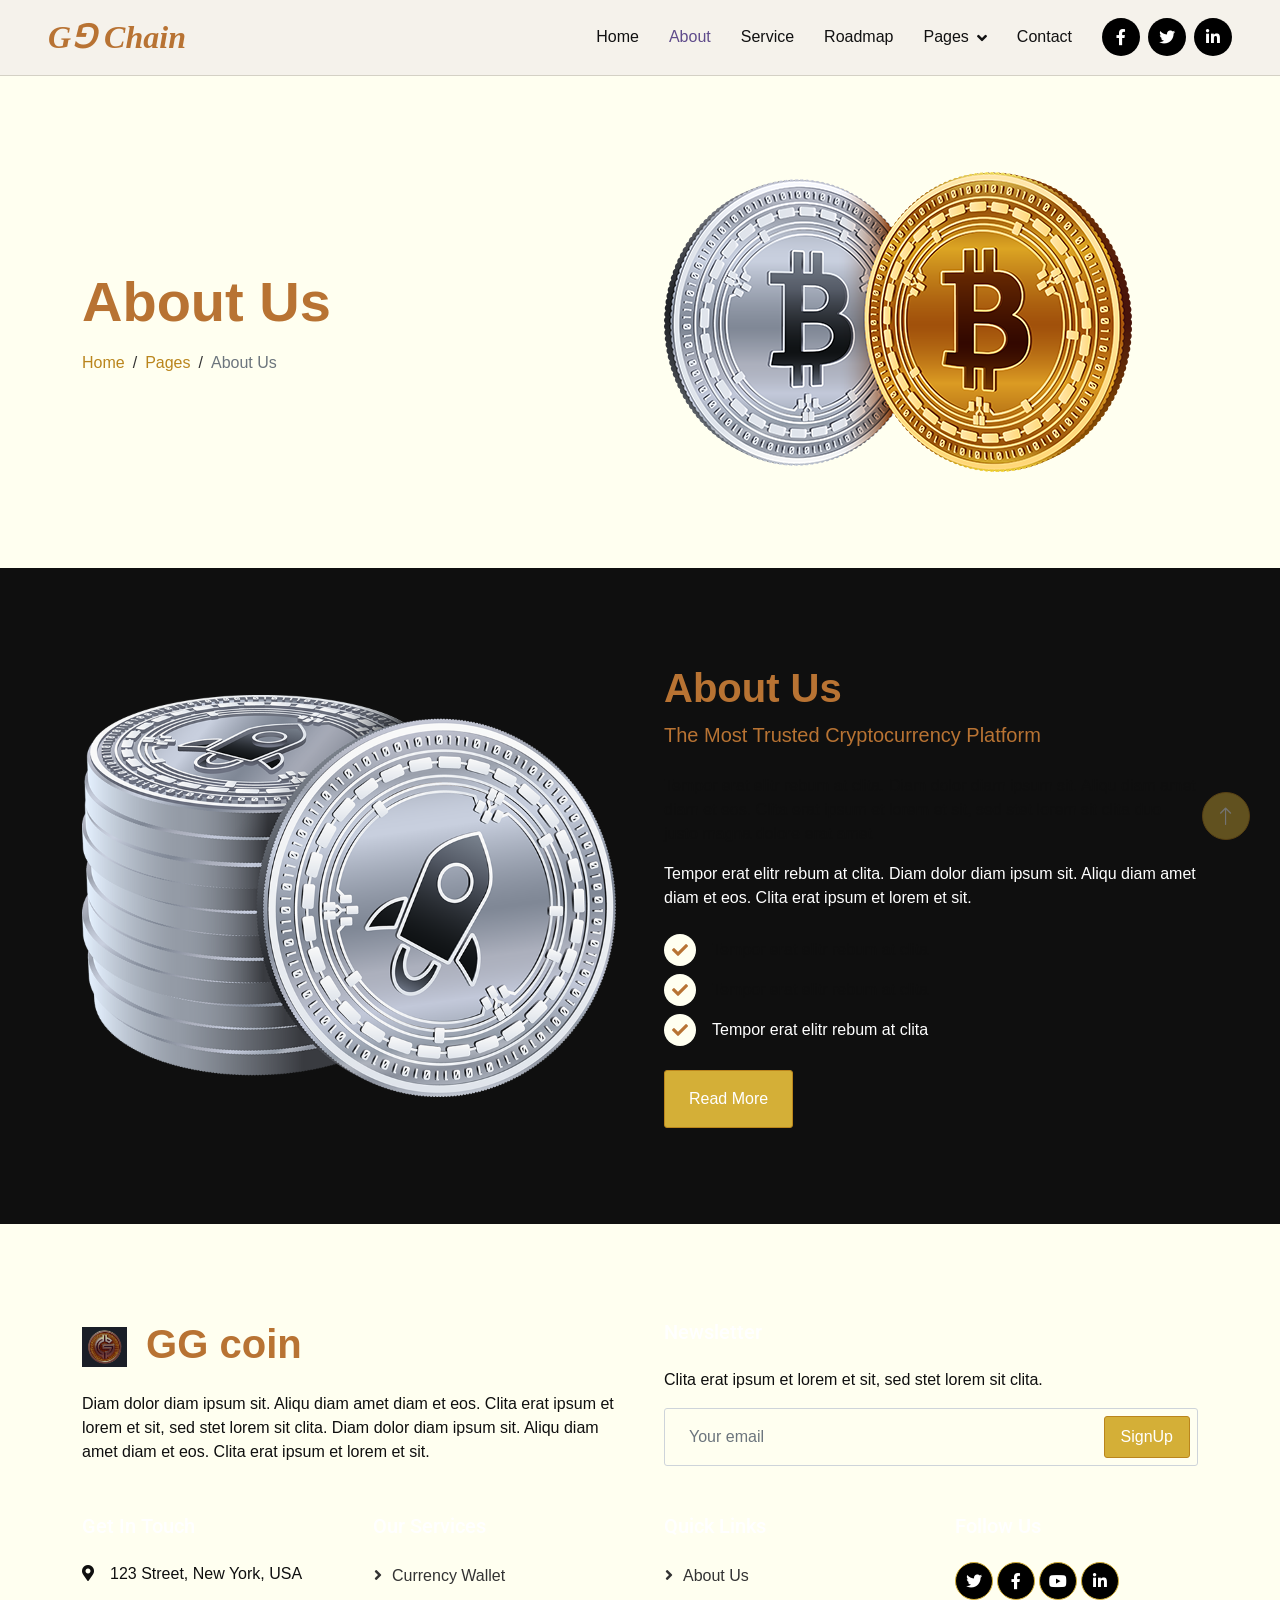
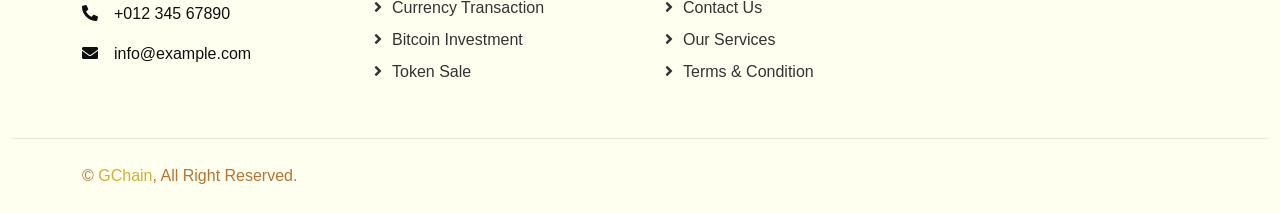
<file: about.html>
<!DOCTYPE html>
<html lang="en">

<head>
    <meta charset="utf-8">
    <title>	crypto website </title>
    <meta content="width=device-width, initial-scale=1.0" name="viewport">
    <meta content="" name="keywords">
    <meta content="" name="description">

    <!-- Favicon -->
    <link href="img/favicon.ico" rel="icon">

    <!-- Google Web Fonts -->
    <link rel="preconnect" href="https://fonts.googleapis.com">
    <link rel="preconnect" href="https://fonts.gstatic.com" crossorigin>
    <link href="https://fonts.googleapis.com/css2?family=Open+Sans:wght@400;500&family=Roboto:wght@500;700&display=swap" rel="stylesheet">  

    <!-- Icon Font Stylesheet -->
    <link href="https://cdnjs.cloudflare.com/ajax/libs/font-awesome/5.10.0/css/all.min.css" rel="stylesheet">
    <link href="https://cdn.jsdelivr.net/npm/bootstrap-icons@1.4.1/font/bootstrap-icons.css" rel="stylesheet">

    <!-- Libraries Stylesheet -->
    <link href="lib/animate/animate.min.css" rel="stylesheet">
    <link href="lib/owlcarousel/assets/owl.carousel.min.css" rel="stylesheet">

    <!-- Customized Bootstrap Stylesheet -->
    <link href="css/bootstrap.min.css" rel="stylesheet">

    <!-- Template Stylesheet -->
    <link href="css/style.css" rel="stylesheet">
</head>

<body>
    <!-- Spinner Start -->
    <div id="spinner" class="show bg-white position-fixed translate-middle w-100 vh-100 top-50 start-50 d-flex align-items-center justify-content-center">
        <div class="spinner-grow text-primary" role="status"></div>
    </div>
    <!-- Spinner End -->


    <!-- Navbar Start -->
    <nav class="navbar navbar-expand-lg bg-white navbar-light sticky-top p-0 px-4 px-lg-5">
       	 <a href="index.html">
            <h2 class="m-0" >
                G⅁ Chain
              </h2>
        <button type="button" class="navbar-toggler" data-bs-toggle="collapse" data-bs-target="#navbarCollapse">
            <span class="navbar-toggler-icon"></span>
        </button>
        <div class="collapse navbar-collapse" id="navbarCollapse">
            <div class="navbar-nav ms-auto py-4 py-lg-0">
                <a href="index.html" class="nav-item nav-link">Home</a>
                <a href="about.html" class="nav-item nav-link active">About</a>
                <a href="service.html" class="nav-item nav-link">Service</a>
                <a href="roadmap.html" class="nav-item nav-link">Roadmap</a>
                <div class="nav-item dropdown">
                    <a href="#" class="nav-link dropdown-toggle" data-bs-toggle="dropdown">Pages</a>
                    <div class="dropdown-menu shadow-sm m-0">
                        <a href="feature.html" class="dropdown-item">Feature</a>
                        <a href="token.html" class="dropdown-item">Token Sale</a>
                        <a href="faq.html" class="dropdown-item">FAQs</a>
                        <a href="404.html" class="dropdown-item">404 Page</a>
                    </div>
                </div>
                <a href="contact.html" class="nav-item nav-link">Contact</a>
            </div>
            <div class="h-100 d-lg-inline-flex align-items-center d-none">
                <a class="btn btn-square rounded-circle bg-light text-primary me-2" href=""><i class="fab fa-facebook-f"></i></a>
                <a class="btn btn-square rounded-circle bg-light text-primary me-2" href=""><i class="fab fa-twitter"></i></a>
                <a class="btn btn-square rounded-circle bg-light text-primary me-0" href=""><i class="fab fa-linkedin-in"></i></a>
            </div>
        </div>
    </nav>
    <!-- Navbar End -->


    <!-- Header Start -->
    <div class="container-fluid hero-header bg-light py-5 mb-5">
        <div class="container py-5">
            <div class="row g-5 align-items-center">
                <div class="col-lg-6">
                    <h1 class="display-4 mb-3 animated slideInDown">About Us</h1>
                    <nav aria-label="breadcrumb animated slideInDown">
                        <ol class="breadcrumb mb-0">
                            <li class="breadcrumb-item"><a href="#">Home</a></li>
                            <li class="breadcrumb-item"><a href="#">Pages</a></li>
                            <li class="breadcrumb-item active" aria-current="page">About Us</li>
                        </ol>
                    </nav>
                </div>
                <div class="col-lg-6 animated fadeIn">
                    <img class="img-fluid animated pulse infinite" style="animation-duration: 3s;" src="img/hero-2.png" alt="">
                </div>
            </div>
        </div>
    </div>
    <!-- Header End -->


    <!-- About Start -->
    <div class="container-xxl py-5">
        <div class="container">
            <div class="row g-5 align-items-center">
                <div class="col-lg-6 wow fadeInUp" data-wow-delay="0.1s">
                    <img class="img-fluid" src="img/about.png" alt="">
                </div>
                <div class="col-lg-6 wow fadeInUp" data-wow-delay="0.5s">
                    <div class="h-100">
                        <h1 class="display-6">About Us</h1>
                        <p class="text-primary fs-5 mb-4">The Most Trusted Cryptocurrency Platform</p>
                        <p>Tempor erat elitr rebum at clita. Diam dolor diam ipsum sit. Aliqu diam amet diam et eos. Clita erat ipsum et lorem et sit, sed stet lorem sit clita duo justo magna dolore erat amet</p>
                        <p class="mb-4">Tempor erat elitr rebum at clita. Diam dolor diam ipsum sit. Aliqu diam amet diam et eos. Clita erat ipsum et lorem et sit.</p>
                        <div class="d-flex align-items-center mb-2">
                            <i class="fa fa-check bg-light text-primary btn-sm-square rounded-circle me-3 fw-bold"></i>
                            <span>Tempor erat elitr rebum at clita</span>
                        </div>
                        <div class="d-flex align-items-center mb-2">
                            <i class="fa fa-check bg-light text-primary btn-sm-square rounded-circle me-3 fw-bold"></i>
                            <span>Tempor erat elitr rebum at clita</span>
                        </div>
                        <div class="d-flex align-items-center mb-4">
                            <i class="fa fa-check bg-light text-primary btn-sm-square rounded-circle me-3 fw-bold"></i>
                            <span>Tempor erat elitr rebum at clita</span>
                        </div>
                        <a class="btn btn-primary py-3 px-4" href="">Read More</a>
                    </div>
                </div>
            </div>
        </div>
    </div>
    <!-- About End -->


    <!-- Footer Start -->
    <div class="container-fluid bg-light footer mt-5 pt-5 wow fadeIn" data-wow-delay="0.1s">
        <div class="container py-5">
            <div class="row g-5">
                <div class="col-md-6">
                    <h1 class="text-primary mb-4"><img class="img-fluid me-2" src="img/icon-1.png" alt="" style="width: 45px;">	 GG coin</h1>
                    <span>Diam dolor diam ipsum sit. Aliqu diam amet diam et eos. Clita erat ipsum et lorem et sit, sed stet lorem sit clita. Diam dolor diam ipsum sit. Aliqu diam amet diam et eos. Clita erat ipsum et lorem et sit.</span>
                </div>
                <div class="col-md-6">
                    <h5 class="mb-4">Newsletter</h5>
                    <p>Clita erat ipsum et lorem et sit, sed stet lorem sit clita.</p>
                    <div class="position-relative">
                        <input class="form-control bg-transparent w-100 py-3 ps-4 pe-5" type="text" placeholder="Your email">
                        <button type="button" class="btn btn-primary py-2 px-3 position-absolute top-0 end-0 mt-2 me-2">SignUp</button>
                    </div>
                </div>
                <div class="col-lg-3 col-md-6">
                    <h5 class="mb-4">Get In Touch</h5>
                    <p><i class="fa fa-map-marker-alt me-3"></i>123 Street, New York, USA</p>
                    <p><i class="fa fa-phone-alt me-3"></i>+012 345 67890</p>
                    <p><i class="fa fa-envelope me-3"></i>info@example.com</p>
                </div>
                <div class="col-lg-3 col-md-6">
                    <h5 class="mb-4">Our Services</h5>
                    <a class="btn btn-link" href="">Currency Wallet</a>
                    <a class="btn btn-link" href="">Currency Transaction</a>
                    <a class="btn btn-link" href="">Bitcoin Investment</a>
                    <a class="btn btn-link" href="">Token Sale</a>
                </div>
                <div class="col-lg-3 col-md-6">
                    <h5 class="mb-4">Quick Links</h5>
                    <a class="btn btn-link" href="">About Us</a>
                    <a class="btn btn-link" href="">Contact Us</a>
                    <a class="btn btn-link" href="">Our Services</a>
                    <a class="btn btn-link" href="">Terms & Condition</a>
                </div>
                <div class="col-lg-3 col-md-6">
                    <h5 class="mb-4">Follow Us</h5>
                    <div class="d-flex">
                        <a class="btn btn-square rounded-circle me-1" href=""><i class="fab fa-twitter"></i></a>
                        <a class="btn btn-square rounded-circle me-1" href=""><i class="fab fa-facebook-f"></i></a>
                        <a class="btn btn-square rounded-circle me-1" href=""><i class="fab fa-youtube"></i></a>
                        <a class="btn btn-square rounded-circle me-1" href=""><i class="fab fa-linkedin-in"></i></a>
                    </div>
                </div>
            </div>
        </div>
        <div class="container-fluid copyright">
            <div class="container">
                <div class="row">
                   	  <div class="col-md-6 text-center text-md-start mb-3 mb-md-0">
                        &copy; <a href="#">GChain</a>, All Right Reserved.
                    </div>
                </div>
            </div>
        </div>
    </div>
    <!-- Footer End -->


    <!-- Back to Top -->
    <a href="#" class="btn btn-lg btn-primary btn-lg-square rounded-circle back-to-top"><i class="bi bi-arrow-up"></i></a>


    <!-- JavaScript Libraries -->
    <script src="https://code.jquery.com/jquery-3.4.1.min.js"></script>
    <script src="https://cdn.jsdelivr.net/npm/bootstrap@5.0.0/dist/js/bootstrap.bundle.min.js"></script>
    <script src="lib/wow/wow.min.js"></script>
    <script src="lib/easing/easing.min.js"></script>
    <script src="lib/waypoints/waypoints.min.js"></script>
    <script src="lib/owlcarousel/owl.carousel.min.js"></script>
    <script src="lib/counterup/counterup.min.js"></script>

    <!-- Template Javascript -->
    <script src="js/main.js"></script>
</body>

</html>
</file>
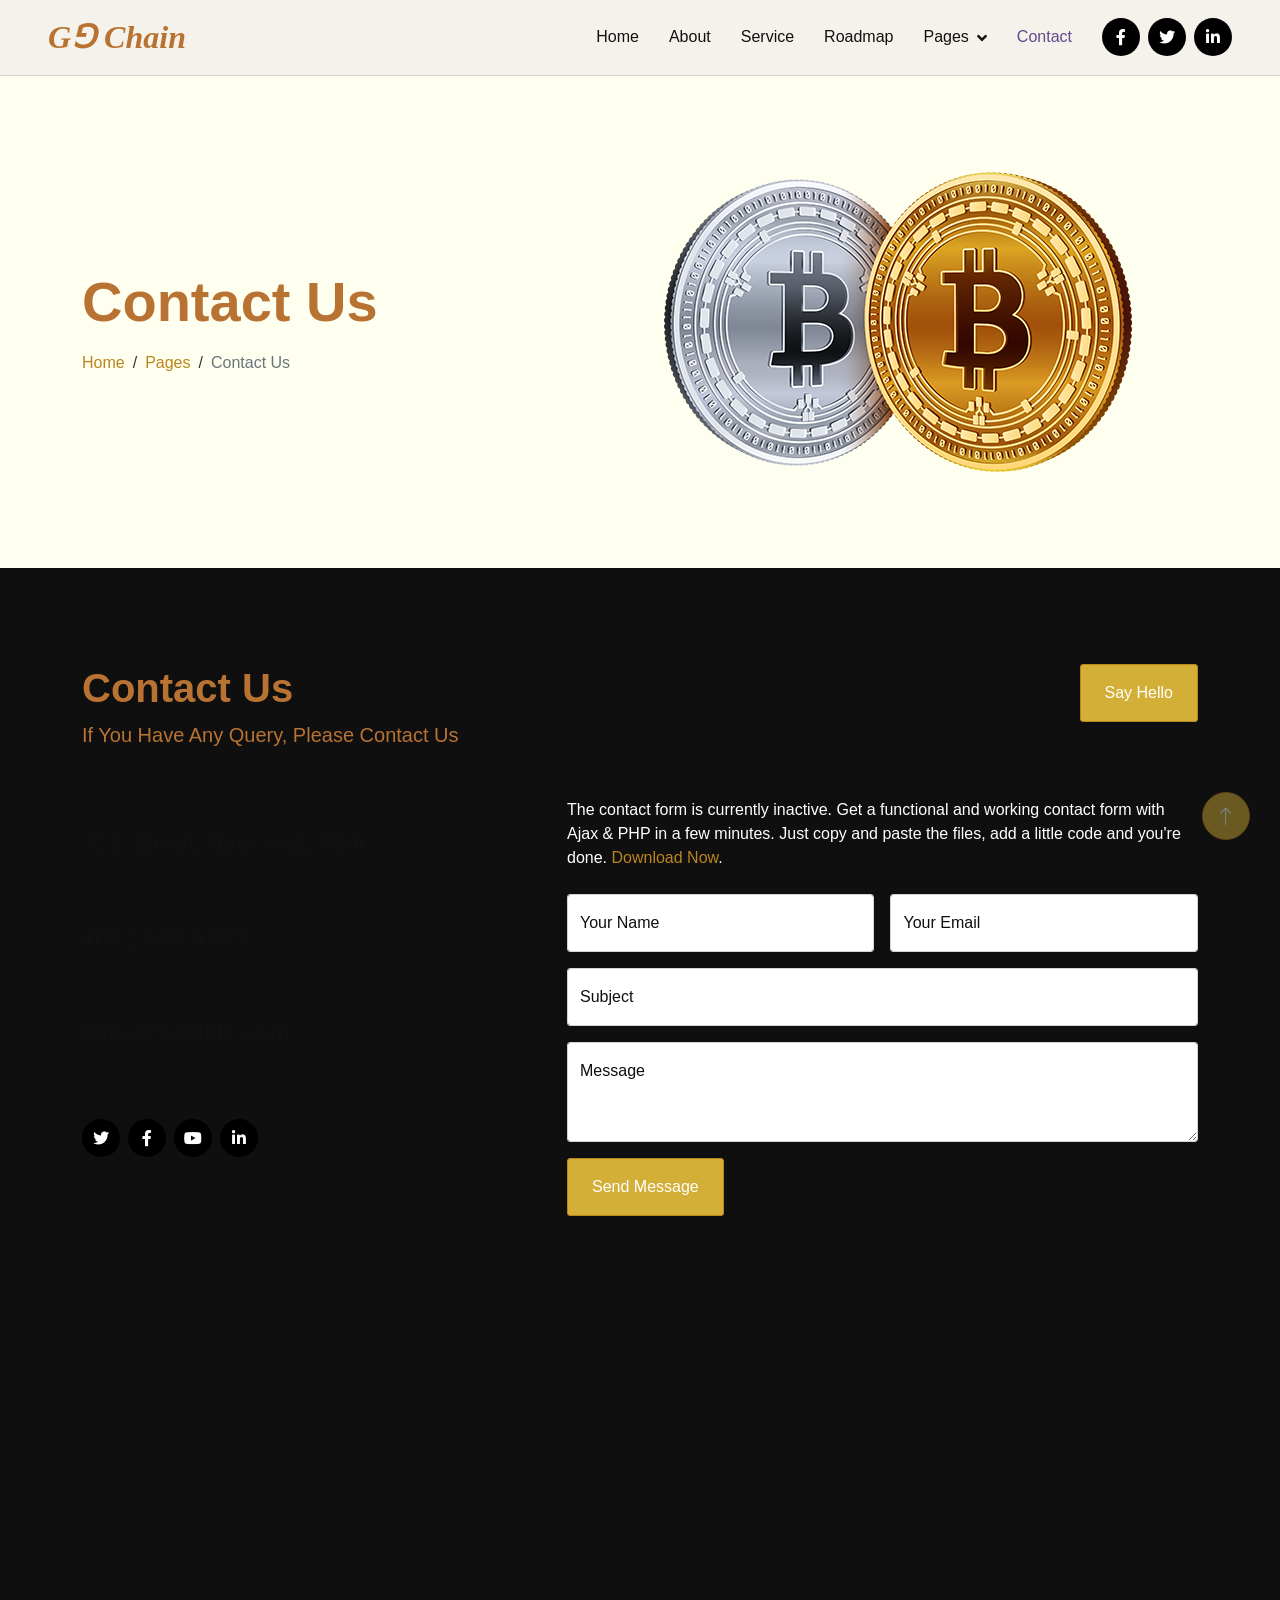
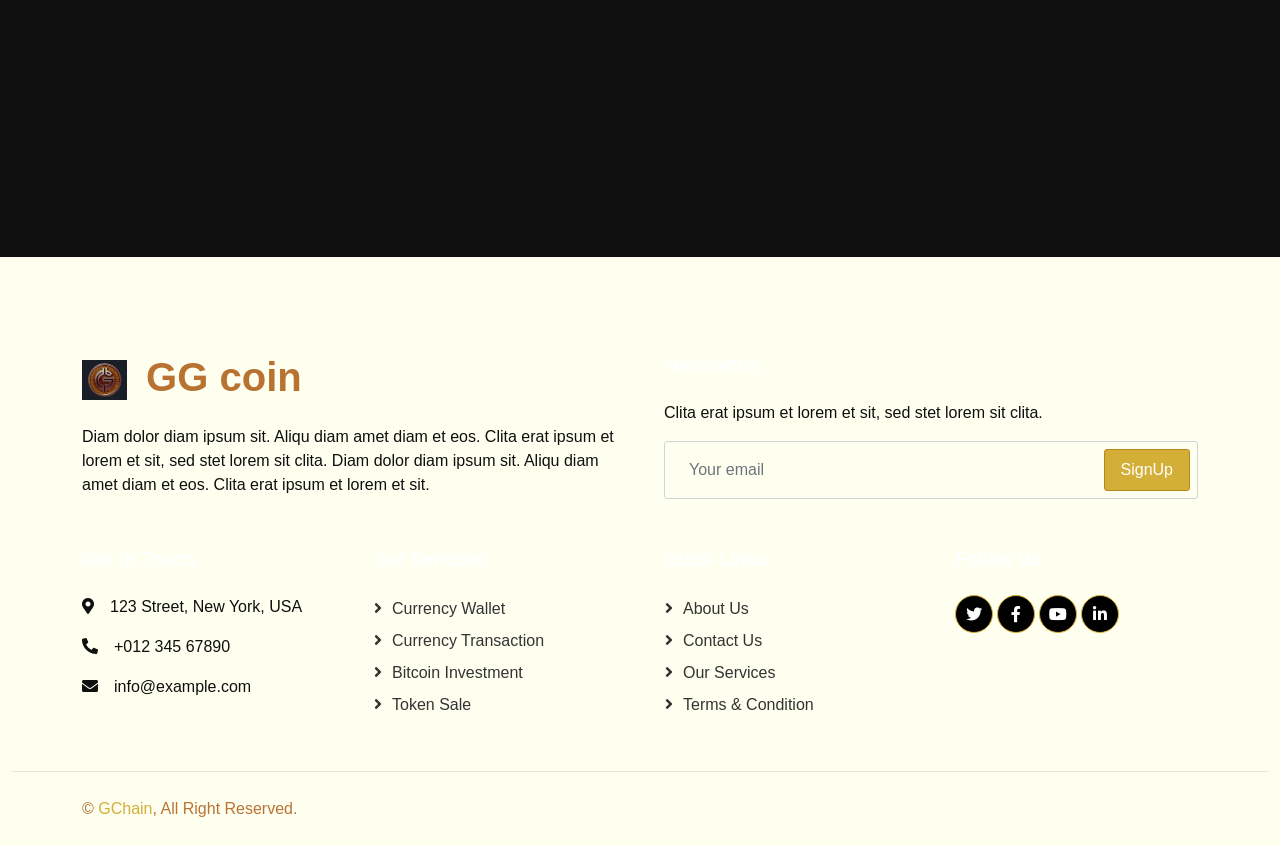
<file: contact.html>
<!DOCTYPE html>
<html lang="en">

<head>
    <meta charset="utf-8">
    <title>	crypto website </title>
    <meta content="width=device-width, initial-scale=1.0" name="viewport">
    <meta content="" name="keywords">
    <meta content="" name="description">

    <!-- Favicon -->
    <link href="img/favicon.ico" rel="icon">

    <!-- Google Web Fonts -->
    <link rel="preconnect" href="https://fonts.googleapis.com">
    <link rel="preconnect" href="https://fonts.gstatic.com" crossorigin>
    <link href="https://fonts.googleapis.com/css2?family=Open+Sans:wght@400;500&family=Roboto:wght@500;700&display=swap" rel="stylesheet">  

    <!-- Icon Font Stylesheet -->
    <link href="https://cdnjs.cloudflare.com/ajax/libs/font-awesome/5.10.0/css/all.min.css" rel="stylesheet">
    <link href="https://cdn.jsdelivr.net/npm/bootstrap-icons@1.4.1/font/bootstrap-icons.css" rel="stylesheet">

    <!-- Libraries Stylesheet -->
    <link href="lib/animate/animate.min.css" rel="stylesheet">
    <link href="lib/owlcarousel/assets/owl.carousel.min.css" rel="stylesheet">

    <!-- Customized Bootstrap Stylesheet -->
    <link href="css/bootstrap.min.css" rel="stylesheet">

    <!-- Template Stylesheet -->
    <link href="css/style.css" rel="stylesheet">
</head>

<body>
    <!-- Spinner Start -->
    <div id="spinner" class="show bg-white position-fixed translate-middle w-100 vh-100 top-50 start-50 d-flex align-items-center justify-content-center">
        <div class="spinner-grow text-primary" role="status"></div>
    </div>
    <!-- Spinner End -->


    <!-- Navbar Start -->
    <nav class="navbar navbar-expand-lg bg-white navbar-light sticky-top p-0 px-4 px-lg-5">
       	 <a href="index.html">
            <h2 class="m-0" >
                G⅁ Chain
              </h2>
        <button type="button" class="navbar-toggler" data-bs-toggle="collapse" data-bs-target="#navbarCollapse">
            <span class="navbar-toggler-icon"></span>
        </button>
        <div class="collapse navbar-collapse" id="navbarCollapse">
            <div class="navbar-nav ms-auto py-4 py-lg-0">
                <a href="index.html" class="nav-item nav-link">Home</a>
                <a href="about.html" class="nav-item nav-link">About</a>
                <a href="service.html" class="nav-item nav-link">Service</a>
                <a href="roadmap.html" class="nav-item nav-link">Roadmap</a>
                <div class="nav-item dropdown">
                    <a href="#" class="nav-link dropdown-toggle" data-bs-toggle="dropdown">Pages</a>
                    <div class="dropdown-menu shadow-sm m-0">
                        <a href="feature.html" class="dropdown-item">Feature</a>
                        <a href="token.html" class="dropdown-item">Token Sale</a>
                        <a href="faq.html" class="dropdown-item">FAQs</a>
                        <a href="404.html" class="dropdown-item">404 Page</a>
                    </div>
                </div>
                <a href="contact.html" class="nav-item nav-link active">Contact</a>
            </div>
            <div class="h-100 d-lg-inline-flex align-items-center d-none">
                <a class="btn btn-square rounded-circle bg-light text-primary me-2" href=""><i class="fab fa-facebook-f"></i></a>
                <a class="btn btn-square rounded-circle bg-light text-primary me-2" href=""><i class="fab fa-twitter"></i></a>
                <a class="btn btn-square rounded-circle bg-light text-primary me-0" href=""><i class="fab fa-linkedin-in"></i></a>
            </div>
        </div>
    </nav>
    <!-- Navbar End -->


    <!-- Header Start -->
    <div class="container-fluid hero-header bg-light py-5 mb-5">
        <div class="container py-5">
            <div class="row g-5 align-items-center">
                <div class="col-lg-6">
                    <h1 class="display-4 mb-3 animated slideInDown">Contact Us</h1>
                    <nav aria-label="breadcrumb animated slideInDown">
                        <ol class="breadcrumb mb-0">
                            <li class="breadcrumb-item"><a href="#">Home</a></li>
                            <li class="breadcrumb-item"><a href="#">Pages</a></li>
                            <li class="breadcrumb-item active" aria-current="page">Contact Us</li>
                        </ol>
                    </nav>
                </div>
                <div class="col-lg-6 animated fadeIn">
                    <img class="img-fluid animated pulse infinite" style="animation-duration: 3s;" src="img/hero-2.png" alt="">
                </div>
            </div>
        </div>
    </div>
    <!-- Header End -->


    <!-- Contact Start -->
    <div class="container-xxl py-5">
        <div class="container">
            <div class="row g-5 mb-5 wow fadeInUp" data-wow-delay="0.1s">
                <div class="col-lg-6">
                    <h1 class="display-6">Contact Us</h1>
                    <p class="text-primary fs-5 mb-0">If You Have Any Query, Please Contact Us</p>
                </div>
                <div class="col-lg-6 text-lg-end">
                    <a class="btn btn-primary py-3 px-4" href="">Say Hello</a>
                </div>
            </div>
            <div class="row g-5">
                <div class="col-lg-5 col-md-6 wow fadeInUp" data-wow-delay="0.1s">
                    <p class="mb-2">Our office:</p>
                    <h4>123 Street, New York, USA</h4>
                    <hr class="w-100">
                    <p class="mb-2">Call us:</p>
                    <h4>+012 345 6789</h4>
                    <hr class="w-100">
                    <p class="mb-2">Mail us:</p>
                    <h4>info@example.com</h4>
                    <hr class="w-100">
                    <p class="mb-2">Follow us:</p>
                    <div class="d-flex pt-2">
                        <a class="btn btn-square btn-primary rounded-circle me-2" href=""><i class="fab fa-twitter"></i></a>
                        <a class="btn btn-square btn-primary rounded-circle me-2" href=""><i class="fab fa-facebook-f"></i></a>
                        <a class="btn btn-square btn-primary rounded-circle me-2" href=""><i class="fab fa-youtube"></i></a>
                        <a class="btn btn-square btn-primary rounded-circle me-2" href=""><i class="fab fa-linkedin-in"></i></a>
                    </div>
                </div>
                <div class="col-lg-7 col-md-6 wow fadeInUp" data-wow-delay="0.5s">
                    <p class="mb-4">The contact form is currently inactive. Get a functional and working contact form with Ajax & PHP in a few minutes. Just copy and paste the files, add a little code and you're done. <a href="https://htmlcodex.com/contact-form">Download Now</a>.</p>
                    <form>
                        <div class="row g-3">
                            <div class="col-md-6">
                                <div class="form-floating">
                                    <input type="text" class="form-control" id="name" placeholder="Your Name">
                                    <label for="name">Your Name</label>
                                </div>
                            </div>
                            <div class="col-md-6">
                                <div class="form-floating">
                                    <input type="email" class="form-control" id="email" placeholder="Your Email">
                                    <label for="email">Your Email</label>
                                </div>
                            </div>
                            <div class="col-12">
                                <div class="form-floating">
                                    <input type="text" class="form-control" id="subject" placeholder="Subject">
                                    <label for="subject">Subject</label>
                                </div>
                            </div>
                            <div class="col-12">
                                <div class="form-floating">
                                    <textarea class="form-control" placeholder="Leave a message here" id="message" style="height: 100px"></textarea>
                                    <label for="message">Message</label>
                                </div>
                            </div>
                            <div class="col-12">
                                <button class="btn btn-primary py-3 px-4" type="submit">Send Message</button>
                            </div>
                        </div>
                    </form>
                </div>
            </div>
        </div>
    </div>
    <!-- Contact End -->


    <!-- Google Map Start -->
    <div class="container-xxl py-5 px-0 wow fadeInUp" data-wow-delay="0.1s">
        <iframe class="w-100 mb-n2" style="height: 450px;"
            src="https://www.google.com/maps/embed?pb=!1m18!1m12!1m3!1d3001156.4288297426!2d-78.01371936852176!3d42.72876761954724!2m3!1f0!2f0!3f0!3m2!1i1024!2i768!4f13.1!3m3!1m2!1s0x4ccc4bf0f123a5a9%3A0xddcfc6c1de189567!2sNew%20York%2C%20USA!5e0!3m2!1sen!2sbd!4v1603794290143!5m2!1sen!2sbd"
            frameborder="0" allowfullscreen="" aria-hidden="false" tabindex="0"></iframe>
    </div>
    <!-- Google Map End -->


    <!-- Footer Start -->
    <div class="container-fluid bg-light footer mt-5 pt-5 wow fadeIn" data-wow-delay="0.1s">
        <div class="container py-5">
            <div class="row g-5">
                <div class="col-md-6">
                    <h1 class="text-primary mb-4"><img class="img-fluid me-2" src="img/icon-1.png" alt="" style="width: 45px;">	 GG coin</h1>
                    <span>Diam dolor diam ipsum sit. Aliqu diam amet diam et eos. Clita erat ipsum et lorem et sit, sed stet lorem sit clita. Diam dolor diam ipsum sit. Aliqu diam amet diam et eos. Clita erat ipsum et lorem et sit.</span>
                </div>
                <div class="col-md-6">
                    <h5 class="mb-4">Newsletter</h5>
                    <p>Clita erat ipsum et lorem et sit, sed stet lorem sit clita.</p>
                    <div class="position-relative">
                        <input class="form-control bg-transparent w-100 py-3 ps-4 pe-5" type="text" placeholder="Your email">
                        <button type="button" class="btn btn-primary py-2 px-3 position-absolute top-0 end-0 mt-2 me-2">SignUp</button>
                    </div>
                </div>
                <div class="col-lg-3 col-md-6">
                    <h5 class="mb-4">Get In Touch</h5>
                    <p><i class="fa fa-map-marker-alt me-3"></i>123 Street, New York, USA</p>
                    <p><i class="fa fa-phone-alt me-3"></i>+012 345 67890</p>
                    <p><i class="fa fa-envelope me-3"></i>info@example.com</p>
                </div>
                <div class="col-lg-3 col-md-6">
                    <h5 class="mb-4">Our Services</h5>
                    <a class="btn btn-link" href="">Currency Wallet</a>
                    <a class="btn btn-link" href="">Currency Transaction</a>
                    <a class="btn btn-link" href="">Bitcoin Investment</a>
                    <a class="btn btn-link" href="">Token Sale</a>
                </div>
                <div class="col-lg-3 col-md-6">
                    <h5 class="mb-4">Quick Links</h5>
                    <a class="btn btn-link" href="">About Us</a>
                    <a class="btn btn-link" href="">Contact Us</a>
                    <a class="btn btn-link" href="">Our Services</a>
                    <a class="btn btn-link" href="">Terms & Condition</a>
                </div>
                <div class="col-lg-3 col-md-6">
                    <h5 class="mb-4">Follow Us</h5>
                    <div class="d-flex">
                        <a class="btn btn-square rounded-circle me-1" href=""><i class="fab fa-twitter"></i></a>
                        <a class="btn btn-square rounded-circle me-1" href=""><i class="fab fa-facebook-f"></i></a>
                        <a class="btn btn-square rounded-circle me-1" href=""><i class="fab fa-youtube"></i></a>
                        <a class="btn btn-square rounded-circle me-1" href=""><i class="fab fa-linkedin-in"></i></a>
                    </div>
                </div>
            </div>
        </div>
        <div class="container-fluid copyright">
            <div class="container">
                <div class="row">
                   	  <div class="col-md-6 text-center text-md-start mb-3 mb-md-0">
                        &copy; <a href="#">GChain</a>, All Right Reserved.
                    </div>
                </div>
            </div>
        </div>
    </div>
    <!-- Footer End -->


    <!-- Back to Top -->
    <a href="#" class="btn btn-lg btn-primary btn-lg-square rounded-circle back-to-top"><i class="bi bi-arrow-up"></i></a>


    <!-- JavaScript Libraries -->
    <script src="https://code.jquery.com/jquery-3.4.1.min.js"></script>
    <script src="https://cdn.jsdelivr.net/npm/bootstrap@5.0.0/dist/js/bootstrap.bundle.min.js"></script>
    <script src="lib/wow/wow.min.js"></script>
    <script src="lib/easing/easing.min.js"></script>
    <script src="lib/waypoints/waypoints.min.js"></script>
    <script src="lib/owlcarousel/owl.carousel.min.js"></script>
    <script src="lib/counterup/counterup.min.js"></script>

    <!-- Template Javascript -->
    <script src="js/main.js"></script>
</body>

</html>
</file>
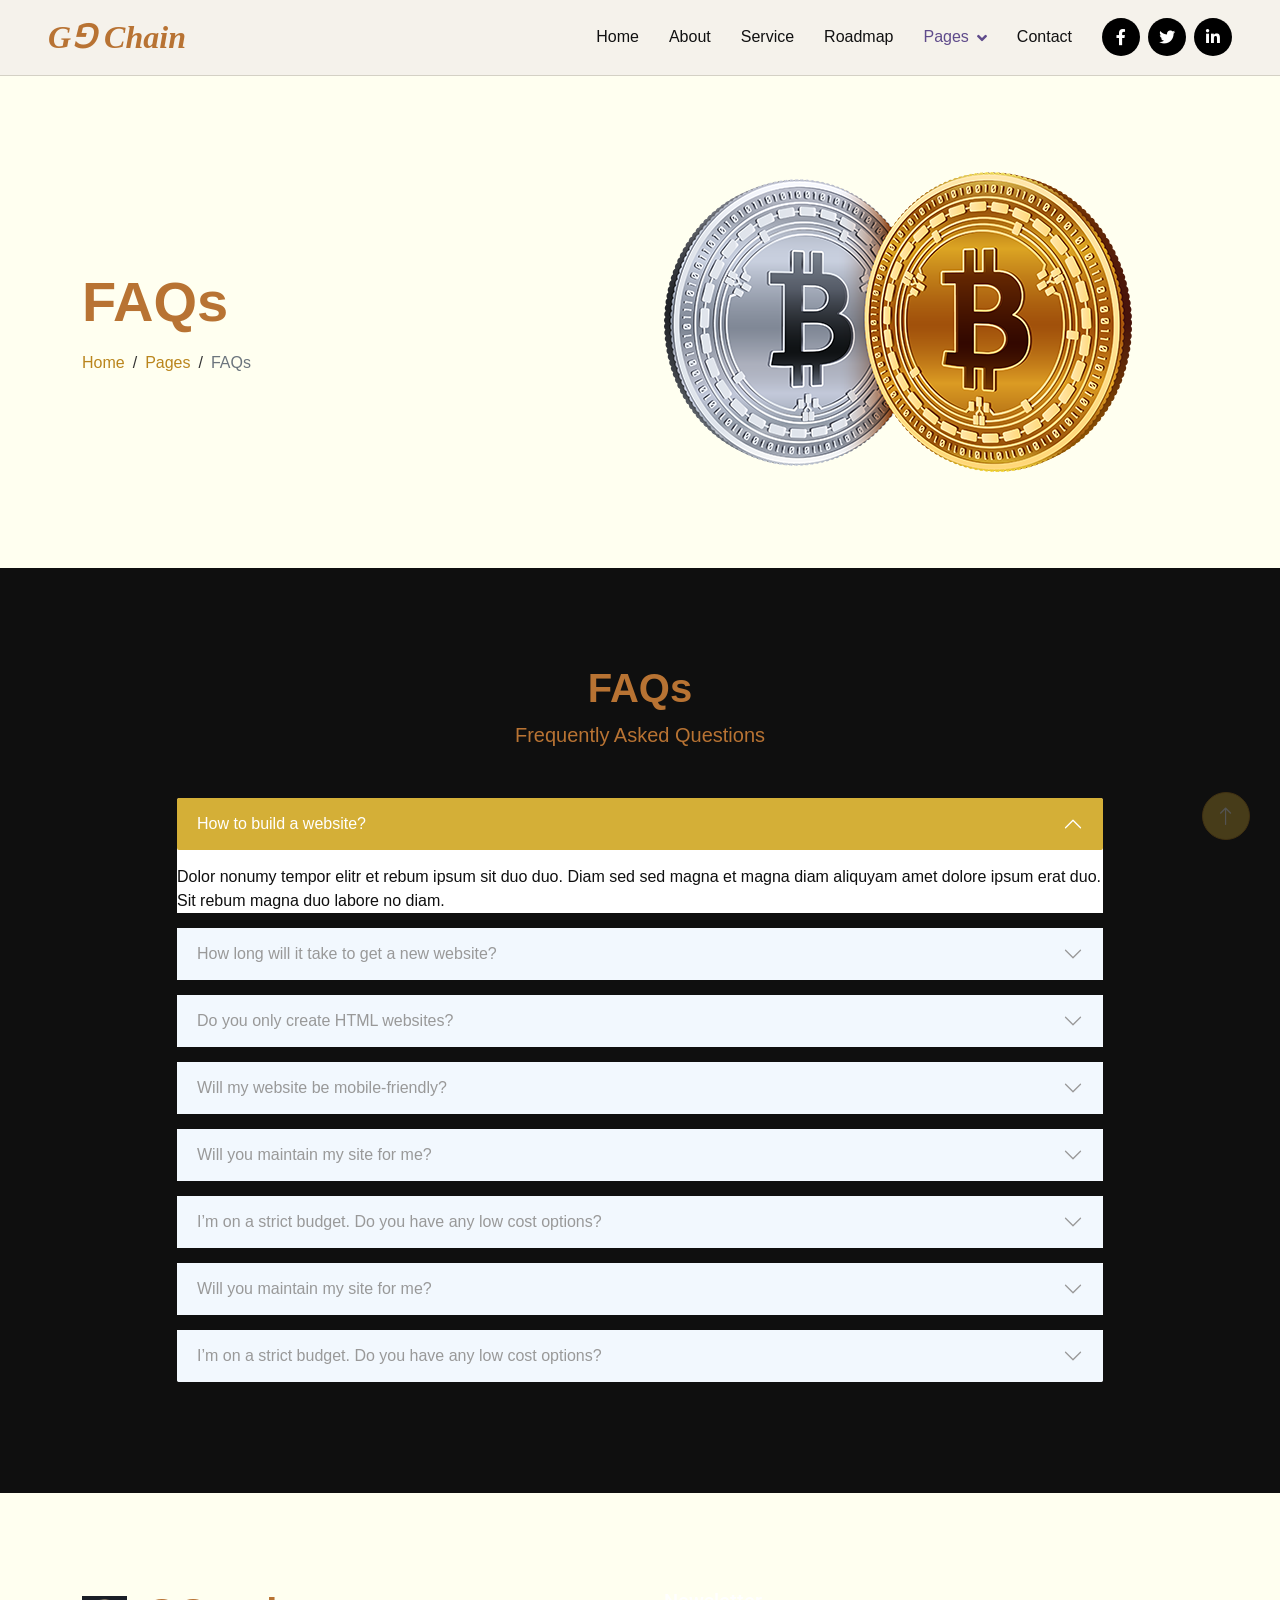
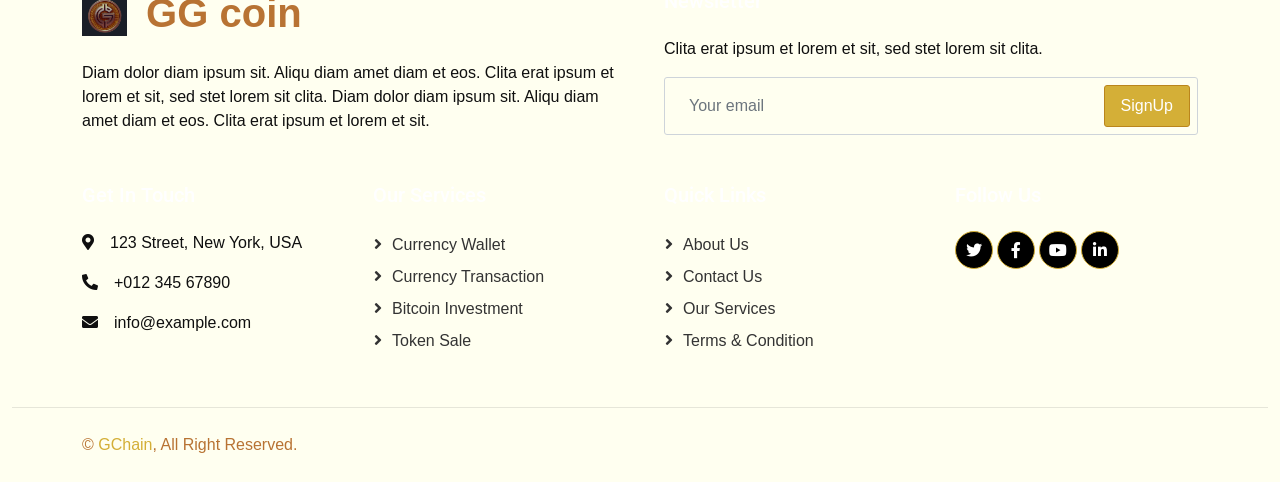
<file: faq.html>
<!DOCTYPE html>
<html lang="en">

<head>
    <meta charset="utf-8">
    <title>	crypto website </title>
    <meta content="width=device-width, initial-scale=1.0" name="viewport">
    <meta content="" name="keywords">
    <meta content="" name="description">

    <!-- Favicon -->
    <link href="img/favicon.ico" rel="icon">

    <!-- Google Web Fonts -->
    <link rel="preconnect" href="https://fonts.googleapis.com">
    <link rel="preconnect" href="https://fonts.gstatic.com" crossorigin>
    <link href="https://fonts.googleapis.com/css2?family=Open+Sans:wght@400;500&family=Roboto:wght@500;700&display=swap" rel="stylesheet">  

    <!-- Icon Font Stylesheet -->
    <link href="https://cdnjs.cloudflare.com/ajax/libs/font-awesome/5.10.0/css/all.min.css" rel="stylesheet">
    <link href="https://cdn.jsdelivr.net/npm/bootstrap-icons@1.4.1/font/bootstrap-icons.css" rel="stylesheet">

    <!-- Libraries Stylesheet -->
    <link href="lib/animate/animate.min.css" rel="stylesheet">
    <link href="lib/owlcarousel/assets/owl.carousel.min.css" rel="stylesheet">

    <!-- Customized Bootstrap Stylesheet -->
    <link href="css/bootstrap.min.css" rel="stylesheet">

    <!-- Template Stylesheet -->
    <link href="css/style.css" rel="stylesheet">
</head>

<body>
    <!-- Spinner Start -->
    <div id="spinner" class="show bg-white position-fixed translate-middle w-100 vh-100 top-50 start-50 d-flex align-items-center justify-content-center">
        <div class="spinner-grow text-primary" role="status"></div>
    </div>
    <!-- Spinner End -->


    <!-- Navbar Start -->
    <nav class="navbar navbar-expand-lg bg-white navbar-light sticky-top p-0 px-4 px-lg-5">
       	 <a href="index.html">
            <h2 class="m-0" >
                G⅁ Chain
              </h2>
        <button type="button" class="navbar-toggler" data-bs-toggle="collapse" data-bs-target="#navbarCollapse">
            <span class="navbar-toggler-icon"></span>
        </button>
        <div class="collapse navbar-collapse" id="navbarCollapse">
            <div class="navbar-nav ms-auto py-4 py-lg-0">
                <a href="index.html" class="nav-item nav-link">Home</a>
                <a href="about.html" class="nav-item nav-link">About</a>
                <a href="service.html" class="nav-item nav-link">Service</a>
                <a href="roadmap.html" class="nav-item nav-link">Roadmap</a>
                <div class="nav-item dropdown">
                    <a href="#" class="nav-link dropdown-toggle active" data-bs-toggle="dropdown">Pages</a>
                    <div class="dropdown-menu shadow-sm m-0">
                        <a href="feature.html" class="dropdown-item">Feature</a>
                        <a href="token.html" class="dropdown-item">Token Sale</a>
                        <a href="faq.html" class="dropdown-item active">FAQs</a>
                        <a href="404.html" class="dropdown-item">404 Page</a>
                    </div>
                </div>
                <a href="contact.html" class="nav-item nav-link">Contact</a>
            </div>
            <div class="h-100 d-lg-inline-flex align-items-center d-none">
                <a class="btn btn-square rounded-circle bg-light text-primary me-2" href=""><i class="fab fa-facebook-f"></i></a>
                <a class="btn btn-square rounded-circle bg-light text-primary me-2" href=""><i class="fab fa-twitter"></i></a>
                <a class="btn btn-square rounded-circle bg-light text-primary me-0" href=""><i class="fab fa-linkedin-in"></i></a>
            </div>
        </div>
    </nav>
    <!-- Navbar End -->


    <!-- Header Start -->
    <div class="container-fluid hero-header bg-light py-5 mb-5">
        <div class="container py-5">
            <div class="row g-5 align-items-center">
                <div class="col-lg-6">
                    <h1 class="display-4 mb-3 animated slideInDown">FAQs</h1>
                    <nav aria-label="breadcrumb animated slideInDown">
                        <ol class="breadcrumb mb-0">
                            <li class="breadcrumb-item"><a href="#">Home</a></li>
                            <li class="breadcrumb-item"><a href="#">Pages</a></li>
                            <li class="breadcrumb-item active" aria-current="page">FAQs</li>
                        </ol>
                    </nav>
                </div>
                <div class="col-lg-6 animated fadeIn">
                    <img class="img-fluid animated pulse infinite" style="animation-duration: 3s;" src="img/hero-2.png" alt="">
                </div>
            </div>
        </div>
    </div>
    <!-- Header End -->


    <!-- FAQs Start -->
    <div class="container-xxl py-5">
        <div class="container">
            <div class="text-center mx-auto wow fadeInUp" data-wow-delay="0.1s" style="max-width: 500px;">
                <h1 class="display-6">FAQs</h1>
                <p class="text-primary fs-5 mb-5">Frequently Asked Questions</p>
            </div>
            <div class="row justify-content-center">
                <div class="col-lg-10">
                    <div class="accordion" id="accordionExample">
                        <div class="accordion-item wow fadeInUp" data-wow-delay="0.1s">
                            <h2 class="accordion-header" id="headingOne">
                                <button class="accordion-button" type="button" data-bs-toggle="collapse"
                                    data-bs-target="#collapseOne" aria-expanded="true" aria-controls="collapseOne">
                                    How to build a website?
                                </button>
                            </h2>
                            <div id="collapseOne" class="accordion-collapse collapse show" aria-labelledby="headingOne"
                                data-bs-parent="#accordionExample">
                                <div class="accordion-body">
                                    Dolor nonumy tempor elitr et rebum ipsum sit duo duo. Diam sed sed magna et magna diam aliquyam amet dolore ipsum erat duo. Sit rebum magna duo labore no diam.
                                </div>
                            </div>
                        </div>
                        <div class="accordion-item wow fadeInUp" data-wow-delay="0.2s">
                            <h2 class="accordion-header" id="headingTwo">
                                <button class="accordion-button collapsed" type="button" data-bs-toggle="collapse"
                                    data-bs-target="#collapseTwo" aria-expanded="false" aria-controls="collapseTwo">
                                    How long will it take to get a new website?
                                </button>
                            </h2>
                            <div id="collapseTwo" class="accordion-collapse collapse" aria-labelledby="headingTwo"
                                data-bs-parent="#accordionExample">
                                <div class="accordion-body">
                                    Dolor nonumy tempor elitr et rebum ipsum sit duo duo. Diam sed sed magna et magna diam aliquyam amet dolore ipsum erat duo. Sit rebum magna duo labore no diam.
                                </div>
                            </div>
                        </div>
                        <div class="accordion-item wow fadeInUp" data-wow-delay="0.3s">
                            <h2 class="accordion-header" id="headingThree">
                                <button class="accordion-button collapsed" type="button" data-bs-toggle="collapse"
                                    data-bs-target="#collapseThree" aria-expanded="false" aria-controls="collapseThree">
                                    Do you only create HTML websites?
                                </button>
                            </h2>
                            <div id="collapseThree" class="accordion-collapse collapse" aria-labelledby="headingThree"
                                data-bs-parent="#accordionExample">
                                <div class="accordion-body">
                                    Dolor nonumy tempor elitr et rebum ipsum sit duo duo. Diam sed sed magna et magna diam aliquyam amet dolore ipsum erat duo. Sit rebum magna duo labore no diam.
                                </div>
                            </div>
                        </div>
                        <div class="accordion-item wow fadeInUp" data-wow-delay="0.4s">
                            <h2 class="accordion-header" id="headingFour">
                                <button class="accordion-button collapsed" type="button" data-bs-toggle="collapse"
                                    data-bs-target="#collapseFour" aria-expanded="true" aria-controls="collapseFour">
                                    Will my website be mobile-friendly?
                                </button>
                            </h2>
                            <div id="collapseFour" class="accordion-collapse collapse" aria-labelledby="headingFour"
                                data-bs-parent="#accordionExample">
                                <div class="accordion-body">
                                    Dolor nonumy tempor elitr et rebum ipsum sit duo duo. Diam sed sed magna et magna diam aliquyam amet dolore ipsum erat duo. Sit rebum magna duo labore no diam.
                                </div>
                            </div>
                        </div>
                        <div class="accordion-item wow fadeInUp" data-wow-delay="0.5s">
                            <h2 class="accordion-header" id="headingFive">
                                <button class="accordion-button collapsed" type="button" data-bs-toggle="collapse"
                                    data-bs-target="#collapseFive" aria-expanded="false" aria-controls="collapseFive">
                                    Will you maintain my site for me?
                                </button>
                            </h2>
                            <div id="collapseFive" class="accordion-collapse collapse" aria-labelledby="headingFive"
                                data-bs-parent="#accordionExample">
                                <div class="accordion-body">
                                    Dolor nonumy tempor elitr et rebum ipsum sit duo duo. Diam sed sed magna et magna diam aliquyam amet dolore ipsum erat duo. Sit rebum magna duo labore no diam.
                                </div>
                            </div>
                        </div>
                        <div class="accordion-item wow fadeInUp" data-wow-delay="0.6s">
                            <h2 class="accordion-header" id="headingSix">
                                <button class="accordion-button collapsed" type="button" data-bs-toggle="collapse"
                                    data-bs-target="#collapseSix" aria-expanded="false" aria-controls="collapseSix">
                                    I’m on a strict budget. Do you have any low cost options?
                                </button>
                            </h2>
                            <div id="collapseSix" class="accordion-collapse collapse" aria-labelledby="headingSix"
                                data-bs-parent="#accordionExample">
                                <div class="accordion-body">
                                    Dolor nonumy tempor elitr et rebum ipsum sit duo duo. Diam sed sed magna et magna diam aliquyam amet dolore ipsum erat duo. Sit rebum magna duo labore no diam.
                                </div>
                            </div>
                        </div>
                        <div class="accordion-item wow fadeInUp" data-wow-delay="0.7s">
                            <h2 class="accordion-header" id="headingSeven">
                                <button class="accordion-button collapsed" type="button" data-bs-toggle="collapse"
                                    data-bs-target="#collapseSeven" aria-expanded="false" aria-controls="collapseSeven">
                                    Will you maintain my site for me?
                                </button>
                            </h2>
                            <div id="collapseSeven" class="accordion-collapse collapse" aria-labelledby="headingSeven"
                                data-bs-parent="#accordionExample">
                                <div class="accordion-body">
                                    Dolor nonumy tempor elitr et rebum ipsum sit duo duo. Diam sed sed magna et magna diam aliquyam amet dolore ipsum erat duo. Sit rebum magna duo labore no diam.
                                </div>
                            </div>
                        </div>
                        <div class="accordion-item wow fadeInUp" data-wow-delay="0.8s">
                            <h2 class="accordion-header" id="headingEight">
                                <button class="accordion-button collapsed" type="button" data-bs-toggle="collapse"
                                    data-bs-target="#collapseEight" aria-expanded="false" aria-controls="collapseEight">
                                    I’m on a strict budget. Do you have any low cost options?
                                </button>
                            </h2>
                            <div id="collapseEight" class="accordion-collapse collapse" aria-labelledby="headingEight"
                                data-bs-parent="#accordionExample">
                                <div class="accordion-body">
                                    Dolor nonumy tempor elitr et rebum ipsum sit duo duo. Diam sed sed magna et magna diam aliquyam amet dolore ipsum erat duo. Sit rebum magna duo labore no diam.
                                </div>
                            </div>
                        </div>
                    </div>
                </div>
            </div>
        </div>
    </div>
    <!-- FAQs Start -->


    <!-- Footer Start -->
    <div class="container-fluid bg-light footer mt-5 pt-5 wow fadeIn" data-wow-delay="0.1s">
        <div class="container py-5">
            <div class="row g-5">
                <div class="col-md-6">
                    <h1 class="text-primary mb-4"><img class="img-fluid me-2" src="img/icon-1.png" alt="" style="width: 45px;">	 GG coin</h1>
                    <span>Diam dolor diam ipsum sit. Aliqu diam amet diam et eos. Clita erat ipsum et lorem et sit, sed stet lorem sit clita. Diam dolor diam ipsum sit. Aliqu diam amet diam et eos. Clita erat ipsum et lorem et sit.</span>
                </div>
                <div class="col-md-6">
                    <h5 class="mb-4">Newsletter</h5>
                    <p>Clita erat ipsum et lorem et sit, sed stet lorem sit clita.</p>
                    <div class="position-relative">
                        <input class="form-control bg-transparent w-100 py-3 ps-4 pe-5" type="text" placeholder="Your email">
                        <button type="button" class="btn btn-primary py-2 px-3 position-absolute top-0 end-0 mt-2 me-2">SignUp</button>
                    </div>
                </div>
                <div class="col-lg-3 col-md-6">
                    <h5 class="mb-4">Get In Touch</h5>
                    <p><i class="fa fa-map-marker-alt me-3"></i>123 Street, New York, USA</p>
                    <p><i class="fa fa-phone-alt me-3"></i>+012 345 67890</p>
                    <p><i class="fa fa-envelope me-3"></i>info@example.com</p>
                </div>
                <div class="col-lg-3 col-md-6">
                    <h5 class="mb-4">Our Services</h5>
                    <a class="btn btn-link" href="">Currency Wallet</a>
                    <a class="btn btn-link" href="">Currency Transaction</a>
                    <a class="btn btn-link" href="">Bitcoin Investment</a>
                    <a class="btn btn-link" href="">Token Sale</a>
                </div>
                <div class="col-lg-3 col-md-6">
                    <h5 class="mb-4">Quick Links</h5>
                    <a class="btn btn-link" href="">About Us</a>
                    <a class="btn btn-link" href="">Contact Us</a>
                    <a class="btn btn-link" href="">Our Services</a>
                    <a class="btn btn-link" href="">Terms & Condition</a>
                </div>
                <div class="col-lg-3 col-md-6">
                    <h5 class="mb-4">Follow Us</h5>
                    <div class="d-flex">
                        <a class="btn btn-square rounded-circle me-1" href=""><i class="fab fa-twitter"></i></a>
                        <a class="btn btn-square rounded-circle me-1" href=""><i class="fab fa-facebook-f"></i></a>
                        <a class="btn btn-square rounded-circle me-1" href=""><i class="fab fa-youtube"></i></a>
                        <a class="btn btn-square rounded-circle me-1" href=""><i class="fab fa-linkedin-in"></i></a>
                    </div>
                </div>
            </div>
        </div>
        <div class="container-fluid copyright">
            <div class="container">
                <div class="row">
                   	  <div class="col-md-6 text-center text-md-start mb-3 mb-md-0">
                        &copy; <a href="#">GChain</a>, All Right Reserved.
                    </div>
                </div>
            </div>
        </div>
    </div>
    <!-- Footer End -->


    <!-- Back to Top -->
    <a href="#" class="btn btn-lg btn-primary btn-lg-square rounded-circle back-to-top"><i class="bi bi-arrow-up"></i></a>


    <!-- JavaScript Libraries -->
    <script src="https://code.jquery.com/jquery-3.4.1.min.js"></script>
    <script src="https://cdn.jsdelivr.net/npm/bootstrap@5.0.0/dist/js/bootstrap.bundle.min.js"></script>
    <script src="lib/wow/wow.min.js"></script>
    <script src="lib/easing/easing.min.js"></script>
    <script src="lib/waypoints/waypoints.min.js"></script>
    <script src="lib/owlcarousel/owl.carousel.min.js"></script>
    <script src="lib/counterup/counterup.min.js"></script>

    <!-- Template Javascript -->
    <script src="js/main.js"></script>
</body>

</html>
</file>
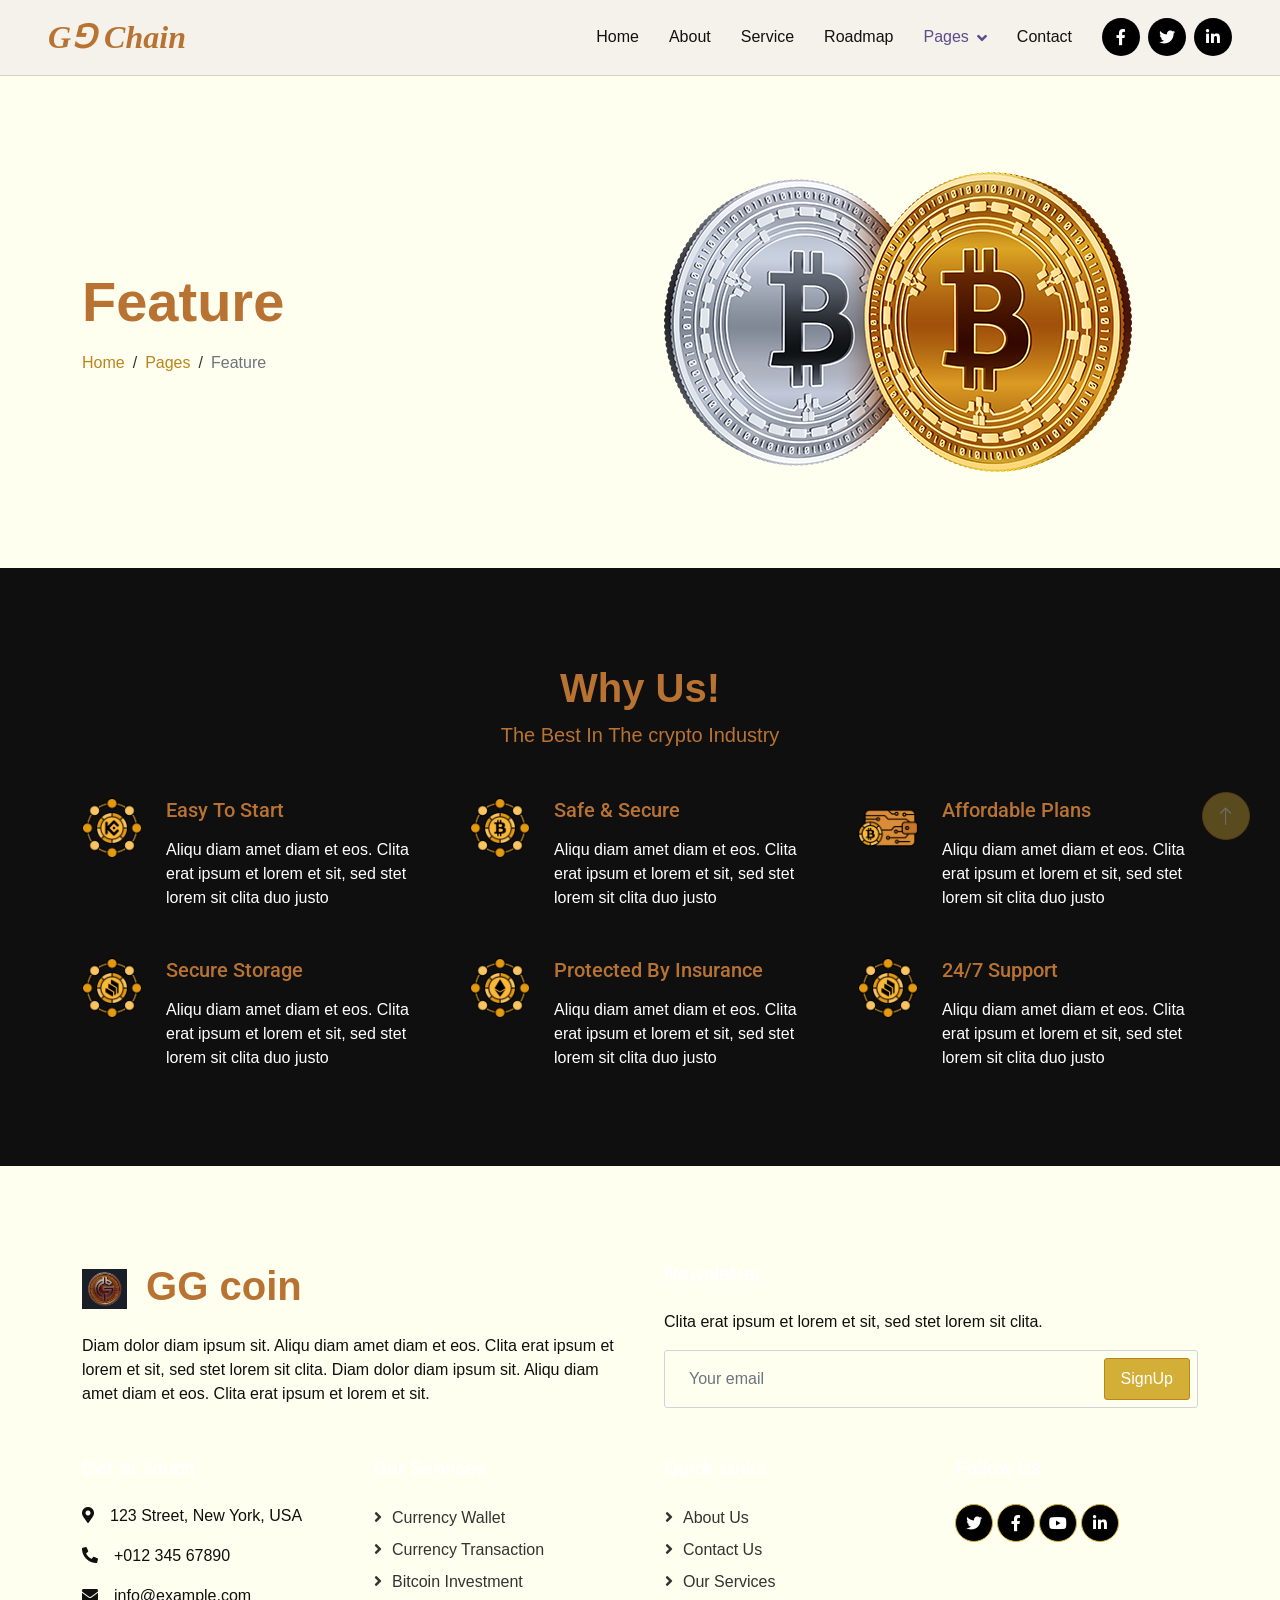
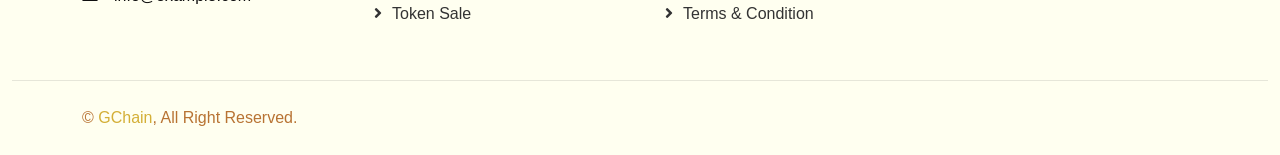
<file: feature.html>
<!DOCTYPE html>
<html lang="en">

<head>
    <meta charset="utf-8">
    <title>	crypto website </title>
    <meta content="width=device-width, initial-scale=1.0" name="viewport">
    <meta content="" name="keywords">
    <meta content="" name="description">

    <!-- Favicon -->
    <link href="img/favicon.ico" rel="icon">

    <!-- Google Web Fonts -->
    <link rel="preconnect" href="https://fonts.googleapis.com">
    <link rel="preconnect" href="https://fonts.gstatic.com" crossorigin>
    <link href="https://fonts.googleapis.com/css2?family=Open+Sans:wght@400;500&family=Roboto:wght@500;700&display=swap" rel="stylesheet">  

    <!-- Icon Font Stylesheet -->
    <link href="https://cdnjs.cloudflare.com/ajax/libs/font-awesome/5.10.0/css/all.min.css" rel="stylesheet">
    <link href="https://cdn.jsdelivr.net/npm/bootstrap-icons@1.4.1/font/bootstrap-icons.css" rel="stylesheet">

    <!-- Libraries Stylesheet -->
    <link href="lib/animate/animate.min.css" rel="stylesheet">
    <link href="lib/owlcarousel/assets/owl.carousel.min.css" rel="stylesheet">

    <!-- Customized Bootstrap Stylesheet -->
    <link href="css/bootstrap.min.css" rel="stylesheet">

    <!-- Template Stylesheet -->
    <link href="css/style.css" rel="stylesheet">
</head>

<body>
    <!-- Spinner Start -->
    <div id="spinner" class="show bg-white position-fixed translate-middle w-100 vh-100 top-50 start-50 d-flex align-items-center justify-content-center">
        <div class="spinner-grow text-primary" role="status"></div>
    </div>
    <!-- Spinner End -->


    <!-- Navbar Start -->
    <nav class="navbar navbar-expand-lg bg-white navbar-light sticky-top p-0 px-4 px-lg-5">
       	 <a href="index.html">
            <h2 class="m-0" >
                G⅁ Chain
              </h2>
        <button type="button" class="navbar-toggler" data-bs-toggle="collapse" data-bs-target="#navbarCollapse">
            <span class="navbar-toggler-icon"></span>
        </button>
        <div class="collapse navbar-collapse" id="navbarCollapse">
            <div class="navbar-nav ms-auto py-4 py-lg-0">
                <a href="index.html" class="nav-item nav-link">Home</a>
                <a href="about.html" class="nav-item nav-link">About</a>
                <a href="service.html" class="nav-item nav-link">Service</a>
                <a href="roadmap.html" class="nav-item nav-link">Roadmap</a>
                <div class="nav-item dropdown">
                    <a href="#" class="nav-link dropdown-toggle active" data-bs-toggle="dropdown">Pages</a>
                    <div class="dropdown-menu shadow-sm m-0">
                        <a href="feature.html" class="dropdown-item active">Feature</a>
                        <a href="token.html" class="dropdown-item">Token Sale</a>
                        <a href="faq.html" class="dropdown-item">FAQs</a>
                        <a href="404.html" class="dropdown-item">404 Page</a>
                    </div>
                </div>
                <a href="contact.html" class="nav-item nav-link">Contact</a>
            </div>
            <div class="h-100 d-lg-inline-flex align-items-center d-none">
                <a class="btn btn-square rounded-circle bg-light text-primary me-2" href=""><i class="fab fa-facebook-f"></i></a>
                <a class="btn btn-square rounded-circle bg-light text-primary me-2" href=""><i class="fab fa-twitter"></i></a>
                <a class="btn btn-square rounded-circle bg-light text-primary me-0" href=""><i class="fab fa-linkedin-in"></i></a>
            </div>
        </div>
    </nav>
    <!-- Navbar End -->


    <!-- Header Start -->
    <div class="container-fluid hero-header bg-light py-5 mb-5">
        <div class="container py-5">
            <div class="row g-5 align-items-center">
                <div class="col-lg-6">
                    <h1 class="display-4 mb-3 animated slideInDown">Feature</h1>
                    <nav aria-label="breadcrumb animated slideInDown">
                        <ol class="breadcrumb mb-0">
                            <li class="breadcrumb-item"><a href="#">Home</a></li>
                            <li class="breadcrumb-item"><a href="#">Pages</a></li>
                            <li class="breadcrumb-item active" aria-current="page">Feature</li>
                        </ol>
                    </nav>
                </div>
                <div class="col-lg-6 animated fadeIn">
                    <img class="img-fluid animated pulse infinite" style="animation-duration: 3s;" src="img/hero-2.png" alt="">
                </div>
            </div>
        </div>
    </div>
    <!-- Header End -->


    <!-- Features Start -->
    <div class="container-xxl py-5">
        <div class="container">
            <div class="text-center mx-auto wow fadeInUp" data-wow-delay="0.1s" style="max-width: 500px;">
                <h1 class="display-6">Why Us!</h1>
                <p class="text-primary fs-5 mb-5">The Best In The crypto Industry</p>
            </div>
            <div class="row g-5">
                <div class="col-lg-4 col-md-6 wow fadeInUp" data-wow-delay="0.1s">
                    <div class="d-flex align-items-start">
                        <img class="img-fluid flex-shrink-0" src="img/icon-7.png" alt="">
                        <div class="ps-4">
                            <h5 class="mb-3">Easy To Start</h5>
                            <span>Aliqu diam amet diam et eos. Clita erat ipsum et lorem et sit, sed stet lorem sit clita duo justo</span>
                        </div>
                    </div>
                </div>
                <div class="col-lg-4 col-md-6 wow fadeInUp" data-wow-delay="0.3s">
                    <div class="d-flex align-items-start">
                        <img class="img-fluid flex-shrink-0" src="img/icon-6.png" alt="">
                        <div class="ps-4">
                            <h5 class="mb-3">Safe & Secure</h5>
                            <span>Aliqu diam amet diam et eos. Clita erat ipsum et lorem et sit, sed stet lorem sit clita duo justo</span>
                        </div>
                    </div>
                </div>
                <div class="col-lg-4 col-md-6 wow fadeInUp" data-wow-delay="0.5s">
                    <div class="d-flex align-items-start">
                        <img class="img-fluid flex-shrink-0" src="img/icon-5.png" alt="">
                        <div class="ps-4">
                            <h5 class="mb-3">Affordable Plans</h5>
                            <span>Aliqu diam amet diam et eos. Clita erat ipsum et lorem et sit, sed stet lorem sit clita duo justo</span>
                        </div>
                    </div>
                </div>
                <div class="col-lg-4 col-md-6 wow fadeInUp" data-wow-delay="0.1s">
                    <div class="d-flex align-items-start">
                        <img class="img-fluid flex-shrink-0" src="img/icon-4.png" alt="">
                        <div class="ps-4">
                            <h5 class="mb-3">Secure Storage</h5>
                            <span>Aliqu diam amet diam et eos. Clita erat ipsum et lorem et sit, sed stet lorem sit clita duo justo</span>
                        </div>
                    </div>
                </div>
                <div class="col-lg-4 col-md-6 wow fadeInUp" data-wow-delay="0.3s">
                    <div class="d-flex align-items-start">
                        <img class="img-fluid flex-shrink-0" src="img/icon-3.png" alt="">
                        <div class="ps-4">
                            <h5 class="mb-3">Protected By Insurance</h5>
                            <span>Aliqu diam amet diam et eos. Clita erat ipsum et lorem et sit, sed stet lorem sit clita duo justo</span>
                        </div>
                    </div>
                </div>
                <div class="col-lg-4 col-md-6 wow fadeInUp" data-wow-delay="0.5s">
                    <div class="d-flex align-items-start">
                        <img class="img-fluid flex-shrink-0" src="img/icon-8.png" alt="">
                        <div class="ps-4">
                            <h5 class="mb-3">24/7 Support</h5>
                            <span>Aliqu diam amet diam et eos. Clita erat ipsum et lorem et sit, sed stet lorem sit clita duo justo</span>
                        </div>
                    </div>
                </div>
            </div>
        </div>
    </div>
    <!-- Features End -->


    <!-- Footer Start -->
    <div class="container-fluid bg-light footer mt-5 pt-5 wow fadeIn" data-wow-delay="0.1s">
        <div class="container py-5">
            <div class="row g-5">
                <div class="col-md-6">
                    <h1 class="text-primary mb-4"><img class="img-fluid me-2" src="img/icon-1.png" alt="" style="width: 45px;">	 GG coin</h1>
                    <span>Diam dolor diam ipsum sit. Aliqu diam amet diam et eos. Clita erat ipsum et lorem et sit, sed stet lorem sit clita. Diam dolor diam ipsum sit. Aliqu diam amet diam et eos. Clita erat ipsum et lorem et sit.</span>
                </div>
                <div class="col-md-6">
                    <h5 class="mb-4">Newsletter</h5>
                    <p>Clita erat ipsum et lorem et sit, sed stet lorem sit clita.</p>
                    <div class="position-relative">
                        <input class="form-control bg-transparent w-100 py-3 ps-4 pe-5" type="text" placeholder="Your email">
                        <button type="button" class="btn btn-primary py-2 px-3 position-absolute top-0 end-0 mt-2 me-2">SignUp</button>
                    </div>
                </div>
                <div class="col-lg-3 col-md-6">
                    <h5 class="mb-4">Get In Touch</h5>
                    <p><i class="fa fa-map-marker-alt me-3"></i>123 Street, New York, USA</p>
                    <p><i class="fa fa-phone-alt me-3"></i>+012 345 67890</p>
                    <p><i class="fa fa-envelope me-3"></i>info@example.com</p>
                </div>
                <div class="col-lg-3 col-md-6">
                    <h5 class="mb-4">Our Services</h5>
                    <a class="btn btn-link" href="">Currency Wallet</a>
                    <a class="btn btn-link" href="">Currency Transaction</a>
                    <a class="btn btn-link" href="">Bitcoin Investment</a>
                    <a class="btn btn-link" href="">Token Sale</a>
                </div>
                <div class="col-lg-3 col-md-6">
                    <h5 class="mb-4">Quick Links</h5>
                    <a class="btn btn-link" href="">About Us</a>
                    <a class="btn btn-link" href="">Contact Us</a>
                    <a class="btn btn-link" href="">Our Services</a>
                    <a class="btn btn-link" href="">Terms & Condition</a>
                </div>
                <div class="col-lg-3 col-md-6">
                    <h5 class="mb-4">Follow Us</h5>
                    <div class="d-flex">
                        <a class="btn btn-square rounded-circle me-1" href=""><i class="fab fa-twitter"></i></a>
                        <a class="btn btn-square rounded-circle me-1" href=""><i class="fab fa-facebook-f"></i></a>
                        <a class="btn btn-square rounded-circle me-1" href=""><i class="fab fa-youtube"></i></a>
                        <a class="btn btn-square rounded-circle me-1" href=""><i class="fab fa-linkedin-in"></i></a>
                    </div>
                </div>
            </div>
        </div>
        <div class="container-fluid copyright">
            <div class="container">
                <div class="row">
                   	  <div class="col-md-6 text-center text-md-start mb-3 mb-md-0">
                        &copy; <a href="#">GChain</a>, All Right Reserved.
                    </div>
                </div>
            </div>
        </div>
    </div>
    <!-- Footer End -->


    <!-- Back to Top -->
    <a href="#" class="btn btn-lg btn-primary btn-lg-square rounded-circle back-to-top"><i class="bi bi-arrow-up"></i></a>


    <!-- JavaScript Libraries -->
    <script src="https://code.jquery.com/jquery-3.4.1.min.js"></script>
    <script src="https://cdn.jsdelivr.net/npm/bootstrap@5.0.0/dist/js/bootstrap.bundle.min.js"></script>
    <script src="lib/wow/wow.min.js"></script>
    <script src="lib/easing/easing.min.js"></script>
    <script src="lib/waypoints/waypoints.min.js"></script>
    <script src="lib/owlcarousel/owl.carousel.min.js"></script>
    <script src="lib/counterup/counterup.min.js"></script>

    <!-- Template Javascript -->
    <script src="js/main.js"></script>
</body>

</html>
</file>
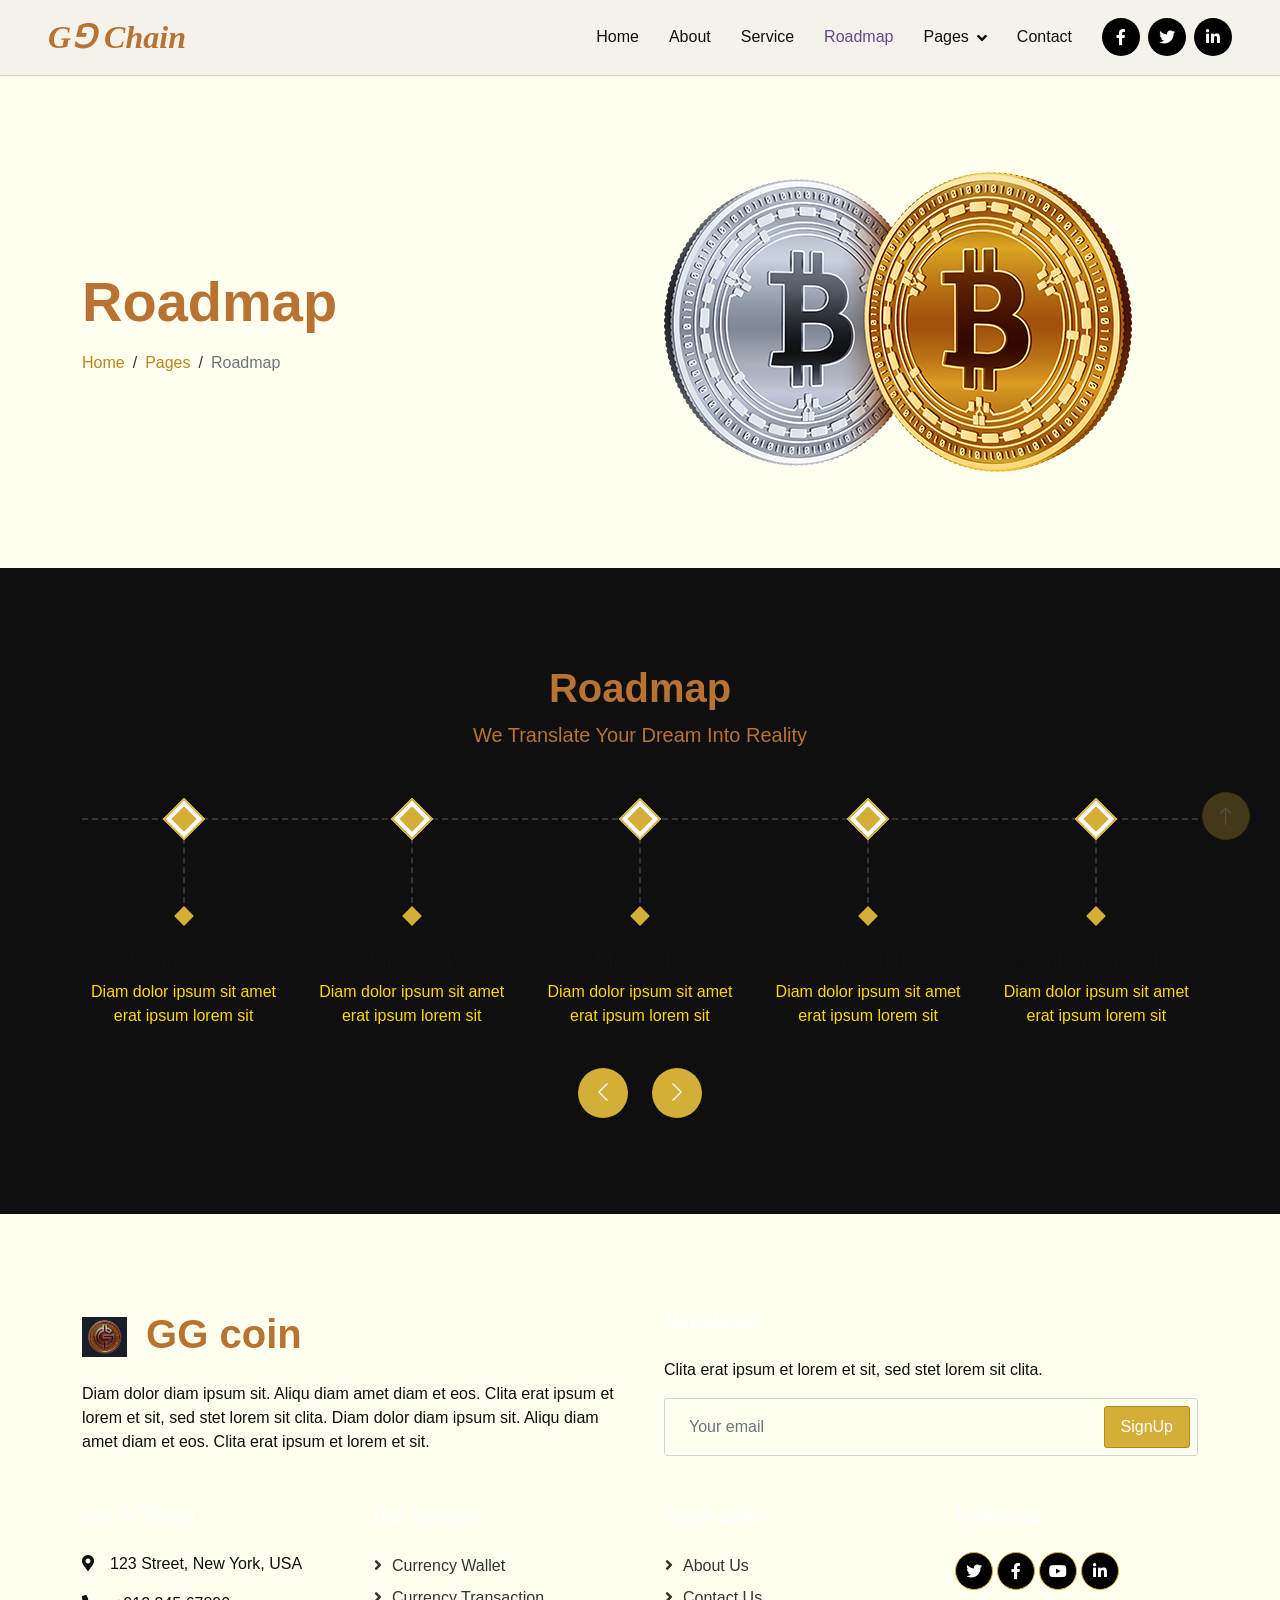
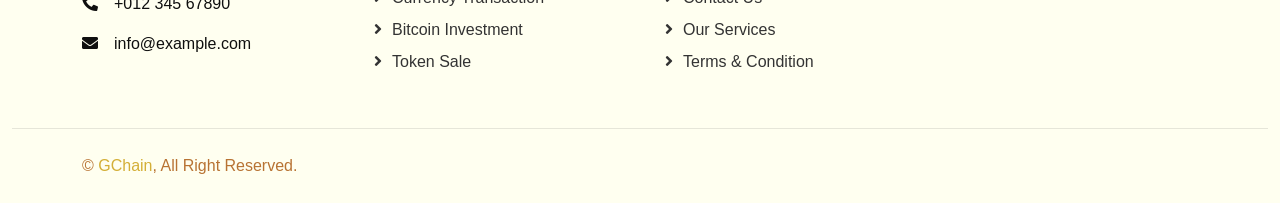
<file: roadmap.html>
<!DOCTYPE html>
<html lang="en">

<head>
    <meta charset="utf-8">
    <title>	crypto website </title>
    <meta content="width=device-width, initial-scale=1.0" name="viewport">
    <meta content="" name="keywords">
    <meta content="" name="description">

    <!-- Favicon -->
    <link href="img/favicon.ico" rel="icon">

    <!-- Google Web Fonts -->
    <link rel="preconnect" href="https://fonts.googleapis.com">
    <link rel="preconnect" href="https://fonts.gstatic.com" crossorigin>
    <link href="https://fonts.googleapis.com/css2?family=Open+Sans:wght@400;500&family=Roboto:wght@500;700&display=swap" rel="stylesheet">  

    <!-- Icon Font Stylesheet -->
    <link href="https://cdnjs.cloudflare.com/ajax/libs/font-awesome/5.10.0/css/all.min.css" rel="stylesheet">
    <link href="https://cdn.jsdelivr.net/npm/bootstrap-icons@1.4.1/font/bootstrap-icons.css" rel="stylesheet">

    <!-- Libraries Stylesheet -->
    <link href="lib/animate/animate.min.css" rel="stylesheet">
    <link href="lib/owlcarousel/assets/owl.carousel.min.css" rel="stylesheet">

    <!-- Customized Bootstrap Stylesheet -->
    <link href="css/bootstrap.min.css" rel="stylesheet">

    <!-- Template Stylesheet -->
    <link href="css/style.css" rel="stylesheet">
</head>

<body>
    <!-- Spinner Start -->
    <div id="spinner" class="show bg-white position-fixed translate-middle w-100 vh-100 top-50 start-50 d-flex align-items-center justify-content-center">
        <div class="spinner-grow text-primary" role="status"></div>
    </div>
    <!-- Spinner End -->


    <!-- Navbar Start -->
    <nav class="navbar navbar-expand-lg bg-white navbar-light sticky-top p-0 px-4 px-lg-5">
       	 <a href="index.html">
            <h2 class="m-0" >
                G⅁ Chain
              </h2>
        <button type="button" class="navbar-toggler" data-bs-toggle="collapse" data-bs-target="#navbarCollapse">
            <span class="navbar-toggler-icon"></span>
        </button>
        <div class="collapse navbar-collapse" id="navbarCollapse">
            <div class="navbar-nav ms-auto py-4 py-lg-0">
                <a href="index.html" class="nav-item nav-link">Home</a>
                <a href="about.html" class="nav-item nav-link">About</a>
                <a href="service.html" class="nav-item nav-link">Service</a>
                <a href="roadmap.html" class="nav-item nav-link active">Roadmap</a>
                <div class="nav-item dropdown">
                    <a href="#" class="nav-link dropdown-toggle" data-bs-toggle="dropdown">Pages</a>
                    <div class="dropdown-menu shadow-sm m-0">
                        <a href="feature.html" class="dropdown-item">Feature</a>
                        <a href="token.html" class="dropdown-item">Token Sale</a>
                        <a href="faq.html" class="dropdown-item">FAQs</a>
                        <a href="404.html" class="dropdown-item">404 Page</a>
                    </div>
                </div>
                <a href="contact.html" class="nav-item nav-link">Contact</a>
            </div>
            <div class="h-100 d-lg-inline-flex align-items-center d-none">
                <a class="btn btn-square rounded-circle bg-light text-primary me-2" href=""><i class="fab fa-facebook-f"></i></a>
                <a class="btn btn-square rounded-circle bg-light text-primary me-2" href=""><i class="fab fa-twitter"></i></a>
                <a class="btn btn-square rounded-circle bg-light text-primary me-0" href=""><i class="fab fa-linkedin-in"></i></a>
            </div>
        </div>
    </nav>
    <!-- Navbar End -->


    <!-- Header Start -->
    <div class="container-fluid hero-header bg-light py-5 mb-5">
        <div class="container py-5">
            <div class="row g-5 align-items-center">
                <div class="col-lg-6">
                    <h1 class="display-4 mb-3 animated slideInDown">Roadmap</h1>
                    <nav aria-label="breadcrumb animated slideInDown">
                        <ol class="breadcrumb mb-0">
                            <li class="breadcrumb-item"><a href="#">Home</a></li>
                            <li class="breadcrumb-item"><a href="#">Pages</a></li>
                            <li class="breadcrumb-item active" aria-current="page">Roadmap</li>
                        </ol>
                    </nav>
                </div>
                <div class="col-lg-6 animated fadeIn">
                    <img class="img-fluid animated pulse infinite" style="animation-duration: 3s;" src="img/hero-2.png" alt="">
                </div>
            </div>
        </div>
    </div>
    <!-- Header End -->


    <!-- Roadmap Start -->
    <div class="container-xxl py-5">
        <div class="container">
            <div class="text-center mx-auto wow fadeInUp" data-wow-delay="0.1s" style="max-width: 500px;">
                <h1 class="display-6">Roadmap</h1>
                <p class="text-primary fs-5 mb-5">We Translate Your Dream Into Reality</p>
            </div>
            <div class="owl-carousel roadmap-carousel wow fadeInUp" data-wow-delay="0.1s">
                <div class="roadmap-item">
                    <div class="roadmap-point"><span></span></div>
                    <h5>January 2045</h5>
                    <span>Diam dolor ipsum sit amet erat ipsum lorem sit</span>
                </div>
                <div class="roadmap-item">
                    <div class="roadmap-point"><span></span></div>
                    <h5>March 2045</h5>
                    <span>Diam dolor ipsum sit amet erat ipsum lorem sit</span>
                </div>
                <div class="roadmap-item">
                    <div class="roadmap-point"><span></span></div>
                    <h5>May 2045</h5>
                    <span>Diam dolor ipsum sit amet erat ipsum lorem sit</span>
                </div>
                <div class="roadmap-item">
                    <div class="roadmap-point"><span></span></div>
                    <h5>July 2045</h5>
                    <span>Diam dolor ipsum sit amet erat ipsum lorem sit</span>
                </div>
                <div class="roadmap-item">
                    <div class="roadmap-point"><span></span></div>
                    <h5>September 2045</h5>
                    <span>Diam dolor ipsum sit amet erat ipsum lorem sit</span>
                </div>
                <div class="roadmap-item">
                    <div class="roadmap-point"><span></span></div>
                    <h5>November 2045</h5>
                    <span>Diam dolor ipsum sit amet erat ipsum lorem sit</span>
                </div>
            </div>
        </div>
    </div>
    <!-- Roadmap End -->


    <!-- Footer Start -->
    <div class="container-fluid bg-light footer mt-5 pt-5 wow fadeIn" data-wow-delay="0.1s">
        <div class="container py-5">
            <div class="row g-5">
                <div class="col-md-6">
                    <h1 class="text-primary mb-4"><img class="img-fluid me-2" src="img/icon-1.png" alt="" style="width: 45px;">	 GG coin</h1>
                    <span>Diam dolor diam ipsum sit. Aliqu diam amet diam et eos. Clita erat ipsum et lorem et sit, sed stet lorem sit clita. Diam dolor diam ipsum sit. Aliqu diam amet diam et eos. Clita erat ipsum et lorem et sit.</span>
                </div>
                <div class="col-md-6">
                    <h5 class="mb-4">Newsletter</h5>
                    <p>Clita erat ipsum et lorem et sit, sed stet lorem sit clita.</p>
                    <div class="position-relative">
                        <input class="form-control bg-transparent w-100 py-3 ps-4 pe-5" type="text" placeholder="Your email">
                        <button type="button" class="btn btn-primary py-2 px-3 position-absolute top-0 end-0 mt-2 me-2">SignUp</button>
                    </div>
                </div>
                <div class="col-lg-3 col-md-6">
                    <h5 class="mb-4">Get In Touch</h5>
                    <p><i class="fa fa-map-marker-alt me-3"></i>123 Street, New York, USA</p>
                    <p><i class="fa fa-phone-alt me-3"></i>+012 345 67890</p>
                    <p><i class="fa fa-envelope me-3"></i>info@example.com</p>
                </div>
                <div class="col-lg-3 col-md-6">
                    <h5 class="mb-4">Our Services</h5>
                    <a class="btn btn-link" href="">Currency Wallet</a>
                    <a class="btn btn-link" href="">Currency Transaction</a>
                    <a class="btn btn-link" href="">Bitcoin Investment</a>
                    <a class="btn btn-link" href="">Token Sale</a>
                </div>
                <div class="col-lg-3 col-md-6">
                    <h5 class="mb-4">Quick Links</h5>
                    <a class="btn btn-link" href="">About Us</a>
                    <a class="btn btn-link" href="">Contact Us</a>
                    <a class="btn btn-link" href="">Our Services</a>
                    <a class="btn btn-link" href="">Terms & Condition</a>
                </div>
                <div class="col-lg-3 col-md-6">
                    <h5 class="mb-4">Follow Us</h5>
                    <div class="d-flex">
                        <a class="btn btn-square rounded-circle me-1" href=""><i class="fab fa-twitter"></i></a>
                        <a class="btn btn-square rounded-circle me-1" href=""><i class="fab fa-facebook-f"></i></a>
                        <a class="btn btn-square rounded-circle me-1" href=""><i class="fab fa-youtube"></i></a>
                        <a class="btn btn-square rounded-circle me-1" href=""><i class="fab fa-linkedin-in"></i></a>
                    </div>
                </div>
            </div>
        </div>
        <div class="container-fluid copyright">
            <div class="container">
                <div class="row">
                   	  <div class="col-md-6 text-center text-md-start mb-3 mb-md-0">
                        &copy; <a href="#">GChain</a>, All Right Reserved.
                    </div>
                </div>
            </div>
        </div>
    </div>
    <!-- Footer End -->


    <!-- Back to Top -->
    <a href="#" class="btn btn-lg btn-primary btn-lg-square rounded-circle back-to-top"><i class="bi bi-arrow-up"></i></a>


    <!-- JavaScript Libraries -->
    <script src="https://code.jquery.com/jquery-3.4.1.min.js"></script>
    <script src="https://cdn.jsdelivr.net/npm/bootstrap@5.0.0/dist/js/bootstrap.bundle.min.js"></script>
    <script src="lib/wow/wow.min.js"></script>
    <script src="lib/easing/easing.min.js"></script>
    <script src="lib/waypoints/waypoints.min.js"></script>
    <script src="lib/owlcarousel/owl.carousel.min.js"></script>
    <script src="lib/counterup/counterup.min.js"></script>

    <!-- Template Javascript -->
    <script src="js/main.js"></script>
</body>

</html>
</file>
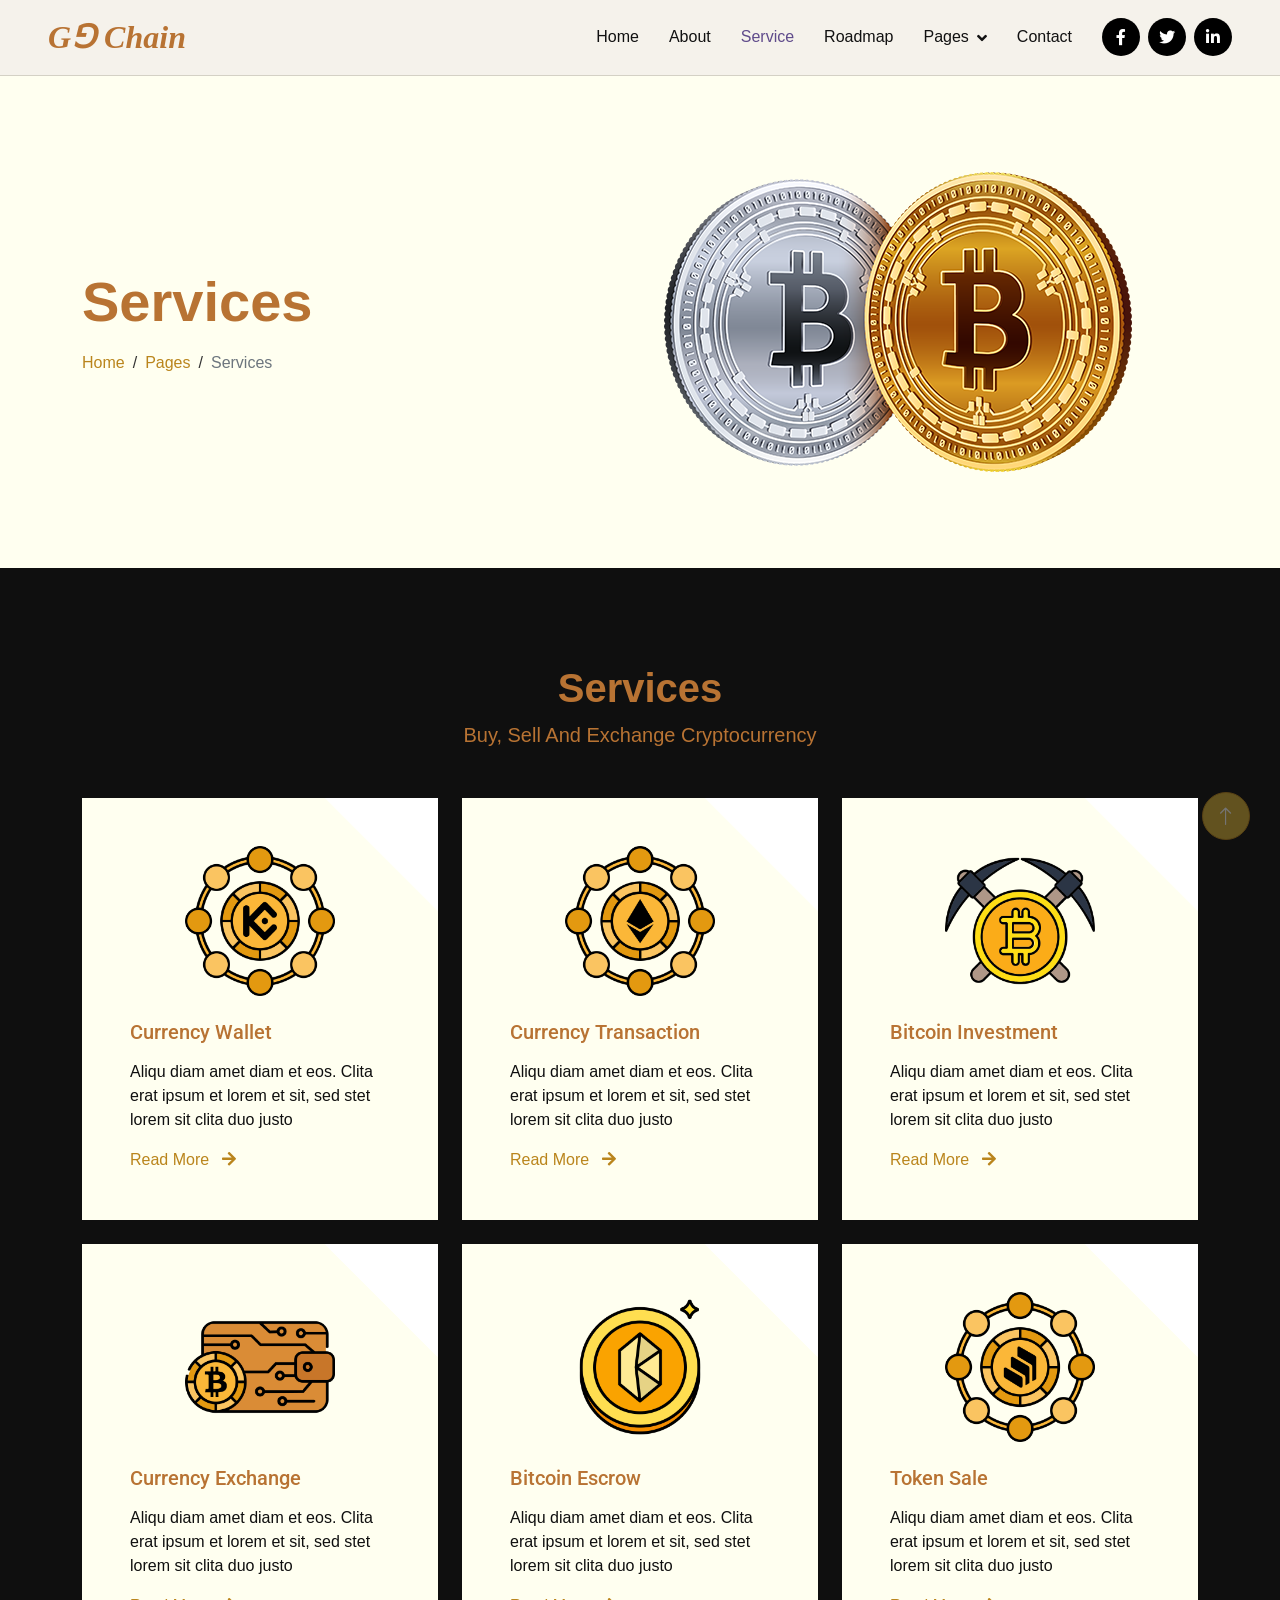
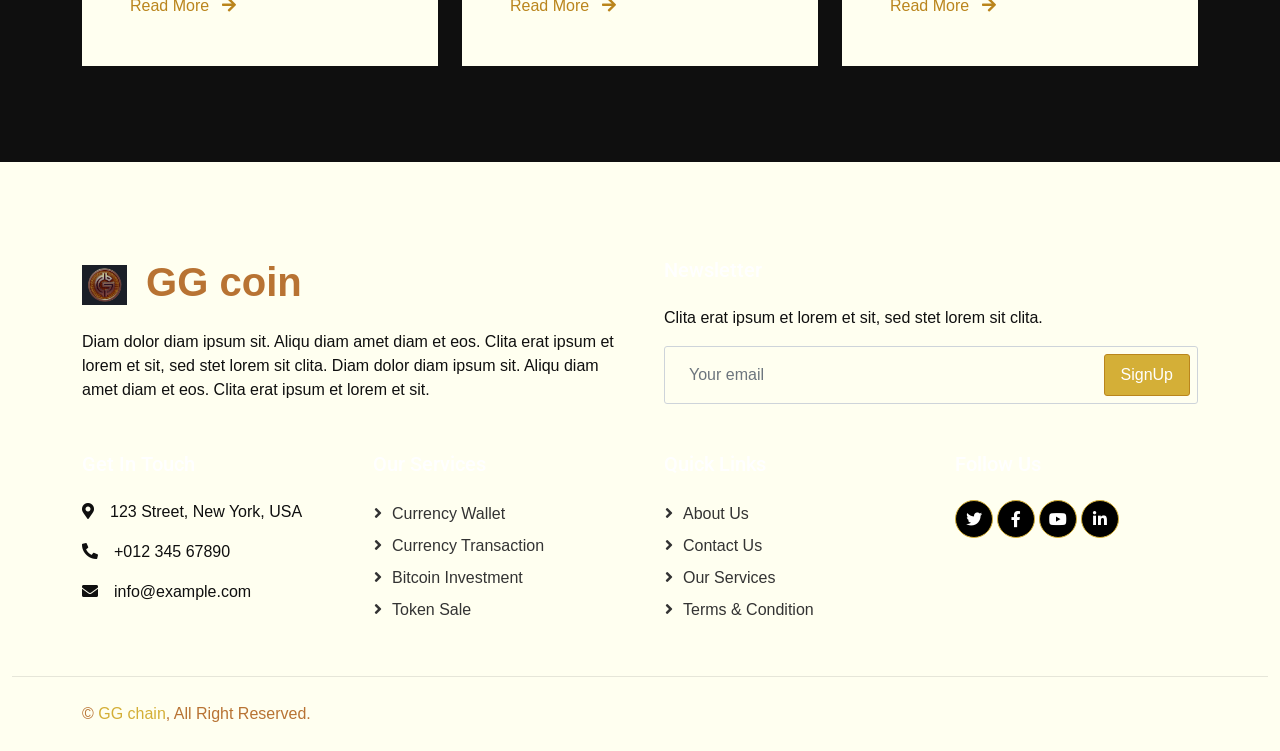
<file: service.html>
<!DOCTYPE html>
<html lang="en">

<head>
    <meta charset="utf-8">
    <title>CryptoCoin Website</title>
    <meta content="width=device-width, initial-scale=1.0" name="viewport">
    <meta content="" name="keywords">
    <meta content="" name="description">

    <!-- Favicon -->
    <link href="img/favicon.ico" rel="icon">

    <!-- Google Web Fonts -->
    <link rel="preconnect" href="https://fonts.googleapis.com">
    <link rel="preconnect" href="https://fonts.gstatic.com" crossorigin>
    <link href="https://fonts.googleapis.com/css2?family=Open+Sans:wght@400;500&family=Roboto:wght@500;700&display=swap" rel="stylesheet">  

    <!-- Icon Font Stylesheet -->
    <link href="https://cdnjs.cloudflare.com/ajax/libs/font-awesome/5.10.0/css/all.min.css" rel="stylesheet">
    <link href="https://cdn.jsdelivr.net/npm/bootstrap-icons@1.4.1/font/bootstrap-icons.css" rel="stylesheet">

    <!-- Libraries Stylesheet -->
    <link href="lib/animate/animate.min.css" rel="stylesheet">
    <link href="lib/owlcarousel/assets/owl.carousel.min.css" rel="stylesheet">

    <!-- Customized Bootstrap Stylesheet -->
    <link href="css/bootstrap.min.css" rel="stylesheet">

    <!-- Template Stylesheet -->
    <link href="css/style.css" rel="stylesheet">
</head>

<body>
    <!-- Spinner Start -->
    <div id="spinner" class="show bg-white position-fixed translate-middle w-100 vh-100 top-50 start-50 d-flex align-items-center justify-content-center">
        <div class="spinner-grow text-primary" role="status"></div>
    </div>
    <!-- Spinner End -->


    <!-- Navbar Start -->
    <nav class="navbar navbar-expand-lg bg-white navbar-light sticky-top p-0 px-4 px-lg-5">
       	 <a href="index.html">
            <h2 class="m-0" >
                G⅁ Chain
              </h2>
        <button type="button" class="navbar-toggler" data-bs-toggle="collapse" data-bs-target="#navbarCollapse">
            <span class="navbar-toggler-icon"></span>
        </button>
        <div class="collapse navbar-collapse" id="navbarCollapse">
            <div class="navbar-nav ms-auto py-4 py-lg-0">
                <a href="index.html" class="nav-item nav-link">Home</a>
                <a href="about.html" class="nav-item nav-link">About</a>
                <a href="service.html" class="nav-item nav-link active">Service</a>
                <a href="roadmap.html" class="nav-item nav-link">Roadmap</a>
                <div class="nav-item dropdown">
                    <a href="#" class="nav-link dropdown-toggle" data-bs-toggle="dropdown">Pages</a>
                    <div class="dropdown-menu shadow-sm m-0">
                        <a href="feature.html" class="dropdown-item">Feature</a>
                        <a href="token.html" class="dropdown-item">Token Sale</a>
                        <a href="faq.html" class="dropdown-item">FAQs</a>
                        <a href="404.html" class="dropdown-item">404 Page</a>
                    </div>
                </div>
                <a href="contact.html" class="nav-item nav-link">Contact</a>
            </div>
            <div class="h-100 d-lg-inline-flex align-items-center d-none">
                <a class="btn btn-square rounded-circle bg-light text-primary me-2" href=""><i class="fab fa-facebook-f"></i></a>
                <a class="btn btn-square rounded-circle bg-light text-primary me-2" href=""><i class="fab fa-twitter"></i></a>
                <a class="btn btn-square rounded-circle bg-light text-primary me-0" href=""><i class="fab fa-linkedin-in"></i></a>
            </div>
        </div>
    </nav>
    <!-- Navbar End -->


    <!-- Header Start -->
    <div class="container-fluid hero-header bg-light py-5 mb-5">
        <div class="container py-5">
            <div class="row g-5 align-items-center">
                <div class="col-lg-6">
                    <h1 class="display-4 mb-3 animated slideInDown">Services</h1>
                    <nav aria-label="breadcrumb animated slideInDown">
                        <ol class="breadcrumb mb-0">
                            <li class="breadcrumb-item"><a href="#">Home</a></li>
                            <li class="breadcrumb-item"><a href="#">Pages</a></li>
                            <li class="breadcrumb-item active" aria-current="page">Services</li>
                        </ol>
                    </nav>
                </div>
                <div class="col-lg-6 animated fadeIn">
                    <img class="img-fluid animated pulse infinite" style="animation-duration: 3s;" src="img/hero-2.png" alt="">
                </div>
            </div>
        </div>
    </div>
    <!-- Header End -->


    <!-- Service Start -->
    <div class="container-xxl py-5">
        <div class="container">
            <div class="text-center mx-auto wow fadeInUp" data-wow-delay="0.1s" style="max-width: 500px;">
                <h1 class="display-6">Services</h1>
                <p class="text-primary fs-5 mb-5">Buy, Sell And Exchange Cryptocurrency</p>
            </div>
            <div class="row g-4">
                <div class="col-lg-4 col-md-6 wow fadeInUp" data-wow-delay="0.1s">
                    <div class="service-item bg-light p-5">
                        <img class="img-fluid mb-4" src="img/icon-7.png" alt="">
                        <h5 class="mb-3">Currency Wallet</h5>
                        <p>Aliqu diam amet diam et eos. Clita erat ipsum et lorem et sit, sed stet lorem sit clita duo justo</p>
                        <a href="">Read More <i class="fa fa-arrow-right ms-2"></i></a>
                    </div>
                </div>
                <div class="col-lg-4 col-md-6 wow fadeInUp" data-wow-delay="0.3s">
                    <div class="service-item bg-light p-5">
                        <img class="img-fluid mb-4" src="img/icon-3.png" alt="">
                        <h5 class="mb-3">Currency Transaction</h5>
                        <p>Aliqu diam amet diam et eos. Clita erat ipsum et lorem et sit, sed stet lorem sit clita duo justo</p>
                        <a href="">Read More <i class="fa fa-arrow-right ms-2"></i></a>
                    </div>
                </div>
                <div class="col-lg-4 col-md-6 wow fadeInUp" data-wow-delay="0.5s">
                    <div class="service-item bg-light p-5">
                        <img class="img-fluid mb-4" src="img/icon-9.png" alt="">
                        <h5 class="mb-3">Bitcoin Investment</h5>
                        <p>Aliqu diam amet diam et eos. Clita erat ipsum et lorem et sit, sed stet lorem sit clita duo justo</p>
                        <a href="">Read More <i class="fa fa-arrow-right ms-2"></i></a>
                    </div>
                </div>
                <div class="col-lg-4 col-md-6 wow fadeInUp" data-wow-delay="0.1s">
                    <div class="service-item bg-light p-5">
                        <img class="img-fluid mb-4" src="img/icon-5.png" alt="">
                        <h5 class="mb-3">Currency Exchange</h5>
                        <p>Aliqu diam amet diam et eos. Clita erat ipsum et lorem et sit, sed stet lorem sit clita duo justo</p>
                        <a href="">Read More <i class="fa fa-arrow-right ms-2"></i></a>
                    </div>
                </div>
                <div class="col-lg-4 col-md-6 wow fadeInUp" data-wow-delay="0.3s">
                    <div class="service-item bg-light p-5">
                        <img class="img-fluid mb-4" src="img/icon-2.png" alt="">
                        <h5 class="mb-3">Bitcoin Escrow</h5>
                        <p>Aliqu diam amet diam et eos. Clita erat ipsum et lorem et sit, sed stet lorem sit clita duo justo</p>
                        <a href="">Read More <i class="fa fa-arrow-right ms-2"></i></a>
                    </div>
                </div>
                <div class="col-lg-4 col-md-6 wow fadeInUp" data-wow-delay="0.5s">
                    <div class="service-item bg-light p-5">
                        <img class="img-fluid mb-4" src="img/icon-8.png" alt="">
                        <h5 class="mb-3">Token Sale</h5>
                        <p>Aliqu diam amet diam et eos. Clita erat ipsum et lorem et sit, sed stet lorem sit clita duo justo</p>
                        <a href="">Read More <i class="fa fa-arrow-right ms-2"></i></a>
                    </div>
                </div>
            </div>
        </div>
    </div>
    <!-- Service End -->


    <!-- Footer Start -->
    <div class="container-fluid bg-light footer mt-5 pt-5 wow fadeIn" data-wow-delay="0.1s">
        <div class="container py-5">
            <div class="row g-5">
                <div class="col-md-6">
                    <h1 class="text-primary mb-4"><img class="img-fluid me-2" src="img/icon-1.png" alt="" style="width: 45px;">	 GG coin</h1>
                    <span>Diam dolor diam ipsum sit. Aliqu diam amet diam et eos. Clita erat ipsum et lorem et sit, sed stet lorem sit clita. Diam dolor diam ipsum sit. Aliqu diam amet diam et eos. Clita erat ipsum et lorem et sit.</span>
                </div>
                <div class="col-md-6">
                    <h5 class="mb-4">Newsletter</h5>
                    <p>Clita erat ipsum et lorem et sit, sed stet lorem sit clita.</p>
                    <div class="position-relative">
                        <input class="form-control bg-transparent w-100 py-3 ps-4 pe-5" type="text" placeholder="Your email">
                        <button type="button" class="btn btn-primary py-2 px-3 position-absolute top-0 end-0 mt-2 me-2">SignUp</button>
                    </div>
                </div>
                <div class="col-lg-3 col-md-6">
                    <h5 class="mb-4">Get In Touch</h5>
                    <p><i class="fa fa-map-marker-alt me-3"></i>123 Street, New York, USA</p>
                    <p><i class="fa fa-phone-alt me-3"></i>+012 345 67890</p>
                    <p><i class="fa fa-envelope me-3"></i>info@example.com</p>
                </div>
                <div class="col-lg-3 col-md-6">
                    <h5 class="mb-4">Our Services</h5>
                    <a class="btn btn-link" href="">Currency Wallet</a>
                    <a class="btn btn-link" href="">Currency Transaction</a>
                    <a class="btn btn-link" href="">Bitcoin Investment</a>
                    <a class="btn btn-link" href="">Token Sale</a>
                </div>
                <div class="col-lg-3 col-md-6">
                    <h5 class="mb-4">Quick Links</h5>
                    <a class="btn btn-link" href="">About Us</a>
                    <a class="btn btn-link" href="">Contact Us</a>
                    <a class="btn btn-link" href="">Our Services</a>
                    <a class="btn btn-link" href="">Terms & Condition</a>
                </div>
                <div class="col-lg-3 col-md-6">
                    <h5 class="mb-4">Follow Us</h5>
                    <div class="d-flex">
                        <a class="btn btn-square rounded-circle me-1" href=""><i class="fab fa-twitter"></i></a>
                        <a class="btn btn-square rounded-circle me-1" href=""><i class="fab fa-facebook-f"></i></a>
                        <a class="btn btn-square rounded-circle me-1" href=""><i class="fab fa-youtube"></i></a>
                        <a class="btn btn-square rounded-circle me-1" href=""><i class="fab fa-linkedin-in"></i></a>
                    </div>
                </div>
            </div>
        </div>
        <div class="container-fluid copyright">
            <div class="container">
                <div class="row">
                    <div class="col-md-6 text-center text-md-start mb-3 mb-md-0">
                        &copy; <a href="#">GG chain</a>, All Right Reserved.
                    </div>
                   
                </div>
            </div>
        </div>
    </div>
    <!-- Footer End -->


    <!-- Back to Top -->
    <a href="#" class="btn btn-lg btn-primary btn-lg-square rounded-circle back-to-top"><i class="bi bi-arrow-up"></i></a>


    <!-- JavaScript Libraries -->
    <script src="https://code.jquery.com/jquery-3.4.1.min.js"></script>
    <script src="https://cdn.jsdelivr.net/npm/bootstrap@5.0.0/dist/js/bootstrap.bundle.min.js"></script>
    <script src="lib/wow/wow.min.js"></script>
    <script src="lib/easing/easing.min.js"></script>
    <script src="lib/waypoints/waypoints.min.js"></script>
    <script src="lib/owlcarousel/owl.carousel.min.js"></script>
    <script src="lib/counterup/counterup.min.js"></script>

    <!-- Template Javascript -->
    <script src="js/main.js"></script>
</body>

</html>
</file>
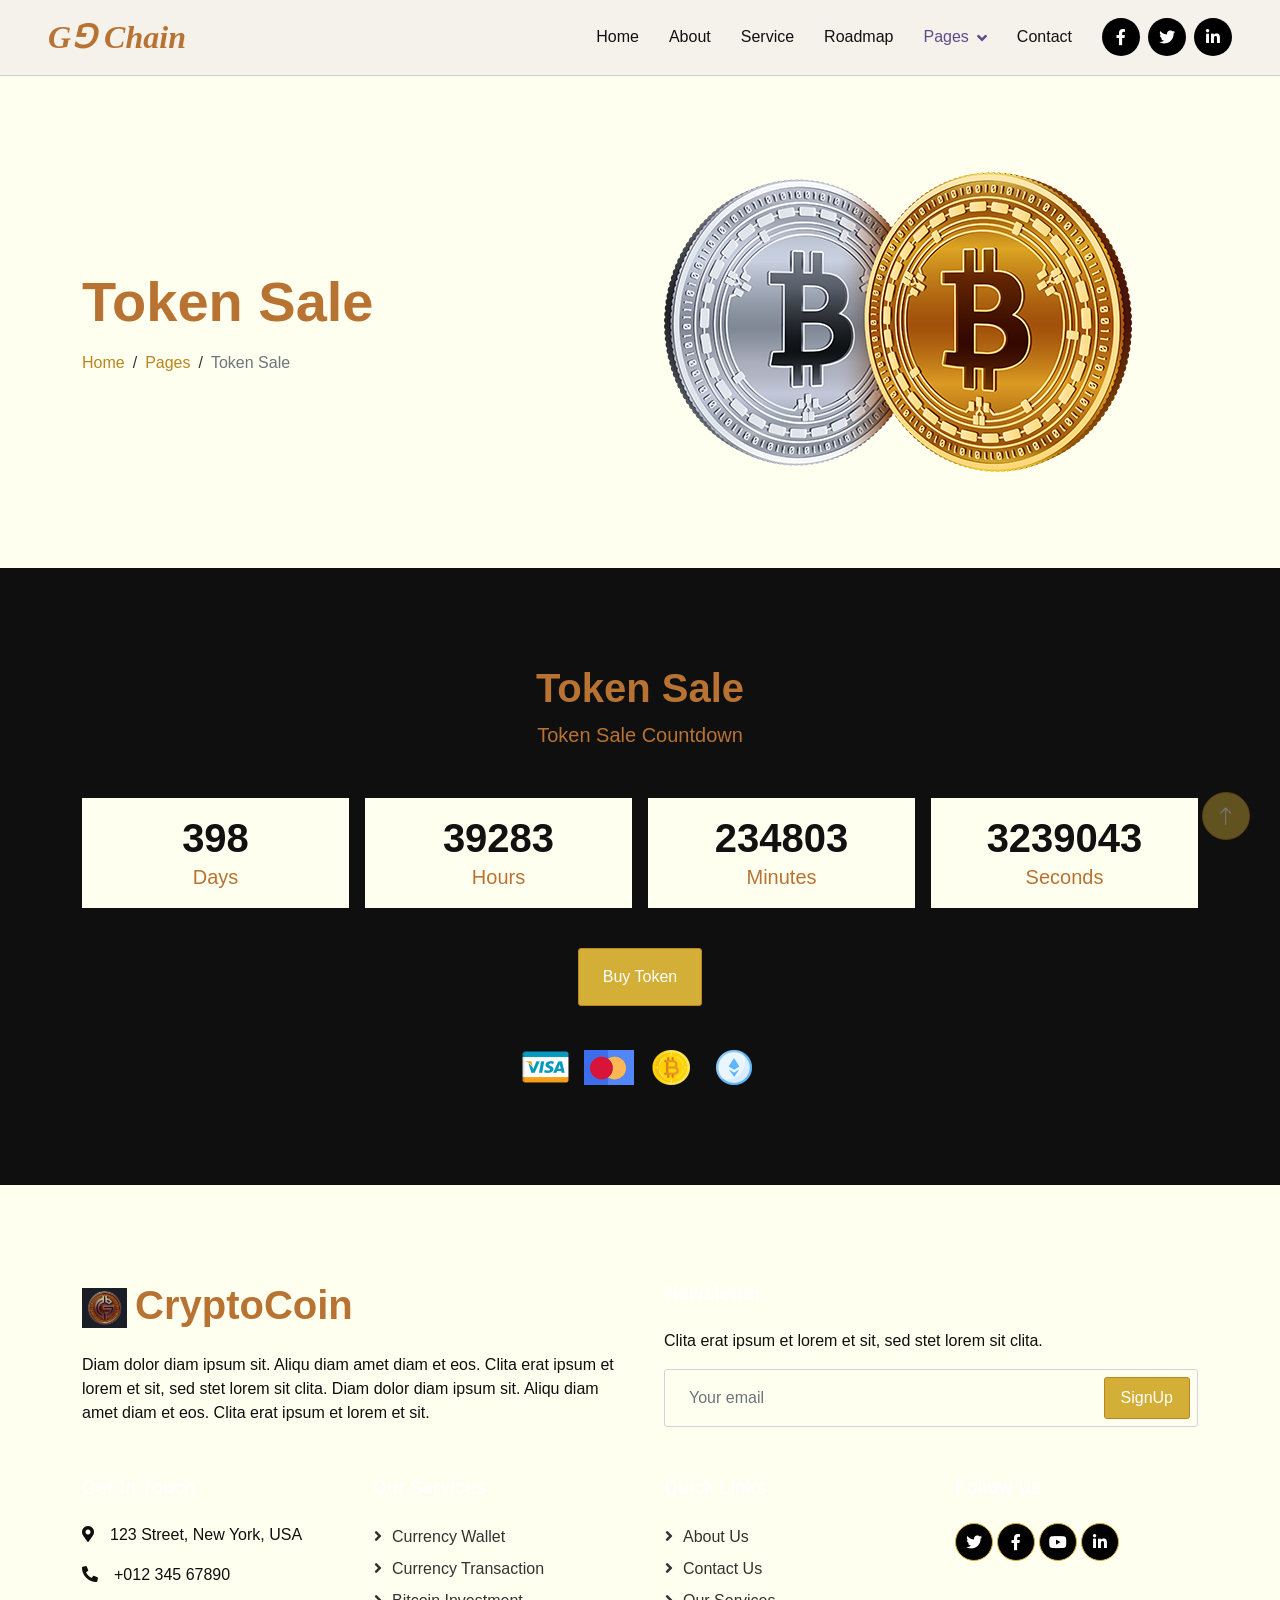
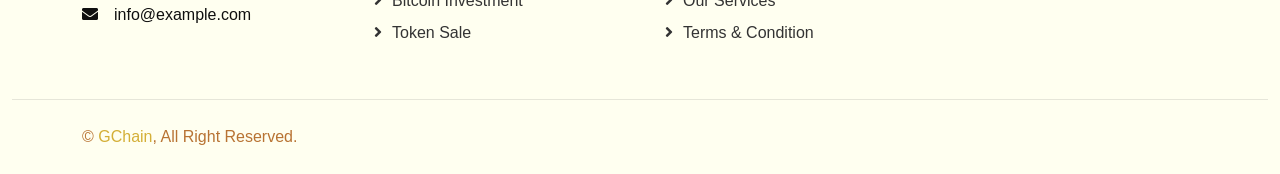
<file: token.html>
<!DOCTYPE html>
<html lang="en">

<head>
    <meta charset="utf-8">
    <title>Crypto coin website</title>
    <meta content="width=device-width, initial-scale=1.0" name="viewport">
    <meta content="" name="keywords">
    <meta content="" name="description">

    <!-- Favicon -->
    <link href="img/favicon.ico" rel="icon">

    <!-- Google Web Fonts -->
    <link rel="preconnect" href="https://fonts.googleapis.com">
    <link rel="preconnect" href="https://fonts.gstatic.com" crossorigin>
    <link href="https://fonts.googleapis.com/css2?family=Open+Sans:wght@400;500&family=Roboto:wght@500;700&display=swap" rel="stylesheet">  

    <!-- Icon Font Stylesheet -->
    <link href="https://cdnjs.cloudflare.com/ajax/libs/font-awesome/5.10.0/css/all.min.css" rel="stylesheet">
    <link href="https://cdn.jsdelivr.net/npm/bootstrap-icons@1.4.1/font/bootstrap-icons.css" rel="stylesheet">

    <!-- Libraries Stylesheet -->
    <link href="lib/animate/animate.min.css" rel="stylesheet">
    <link href="lib/owlcarousel/assets/owl.carousel.min.css" rel="stylesheet">

    <!-- Customized Bootstrap Stylesheet -->
    <link href="css/bootstrap.min.css" rel="stylesheet">

    <!-- Template Stylesheet -->
    <link href="css/style.css" rel="stylesheet">
</head>

<body>
    <!-- Spinner Start -->
    <div id="spinner" class="show bg-white position-fixed translate-middle w-100 vh-100 top-50 start-50 d-flex align-items-center justify-content-center">
        <div class="spinner-grow text-primary" role="status"></div>
    </div>
    <!-- Spinner End -->


    <!-- Navbar Start -->
    <nav class="navbar navbar-expand-lg bg-white navbar-light sticky-top p-0 px-4 px-lg-5">
       	 <a href="index.html">
            <h2 class="m-0" >
                G⅁ Chain
              </h2>
        <button type="button" class="navbar-toggler" data-bs-toggle="collapse" data-bs-target="#navbarCollapse">
            <span class="navbar-toggler-icon"></span>
        </button>
        <div class="collapse navbar-collapse" id="navbarCollapse">
            <div class="navbar-nav ms-auto py-4 py-lg-0">
                <a href="index.html" class="nav-item nav-link">Home</a>
                <a href="about.html" class="nav-item nav-link">About</a>
                <a href="service.html" class="nav-item nav-link">Service</a>
                <a href="roadmap.html" class="nav-item nav-link">Roadmap</a>
                <div class="nav-item dropdown">
                    <a href="#" class="nav-link dropdown-toggle active" data-bs-toggle="dropdown">Pages</a>
                    <div class="dropdown-menu shadow-sm m-0">
                        <a href="feature.html" class="dropdown-item">Feature</a>
                        <a href="token.html" class="dropdown-item active">Token Sale</a>
                        <a href="faq.html" class="dropdown-item">FAQs</a>
                        <a href="404.html" class="dropdown-item">404 Page</a>
                    </div>
                </div>
                <a href="contact.html" class="nav-item nav-link">Contact</a>
            </div>
            <div class="h-100 d-lg-inline-flex align-items-center d-none">
                <a class="btn btn-square rounded-circle bg-light text-primary me-2" href=""><i class="fab fa-facebook-f"></i></a>
                <a class="btn btn-square rounded-circle bg-light text-primary me-2" href=""><i class="fab fa-twitter"></i></a>
                <a class="btn btn-square rounded-circle bg-light text-primary me-0" href=""><i class="fab fa-linkedin-in"></i></a>
            </div>
        </div>
    </nav>
    <!-- Navbar End -->


    <!-- Header Start -->
    <div class="container-fluid hero-header bg-light py-5 mb-5">
        <div class="container py-5">
            <div class="row g-5 align-items-center">
                <div class="col-lg-6">
                    <h1 class="display-4 mb-3 animated slideInDown">Token Sale</h1>
                    <nav aria-label="breadcrumb animated slideInDown">
                        <ol class="breadcrumb mb-0">
                            <li class="breadcrumb-item"><a href="#">Home</a></li>
                            <li class="breadcrumb-item"><a href="#">Pages</a></li>
                            <li class="breadcrumb-item active" aria-current="page">Token Sale</li>
                        </ol>
                    </nav>
                </div>
                <div class="col-lg-6 animated fadeIn">
                    <img class="img-fluid animated pulse infinite" style="animation-duration: 3s;" src="img/hero-2.png" alt="">
                </div>
            </div>
        </div>
    </div>
    <!-- Header End -->


    <!-- Token Sale Start -->
    <div class="container-xxl py-5">
        <div class="container">
            <div class="text-center mx-auto wow fadeInUp" data-wow-delay="0.1s" style="max-width: 500px;">
                <h1 class="display-6">Token Sale</h1>
                <p class="text-primary fs-5 mb-5">Token Sale Countdown</p>
            </div>
            <div class="row g-3">
                <div class="col-6 col-md-3 wow fadeIn" data-wow-delay="0.1s">
                    <div class="bg-light text-center p-3">
                        <h1 class="mb-0">398</h1>
                        <span class="text-primary fs-5">Days</span>
                    </div>
                </div>
                <div class="col-6 col-md-3 wow fadeIn" data-wow-delay="0.3s">
                    <div class="bg-light text-center p-3">
                        <h1 class="mb-0">39283</h1>
                        <span class="text-primary fs-5">Hours</span>
                    </div>
                </div>
                <div class="col-6 col-md-3 wow fadeIn" data-wow-delay="0.5s">
                    <div class="bg-light text-center p-3">
                        <h1 class="mb-0">234803</h1>
                        <span class="text-primary fs-5">Minutes</span>
                    </div>
                </div>
                <div class="col-6 col-md-3 wow fadeIn" data-wow-delay="0.7s">
                    <div class="bg-light text-center p-3">
                        <h1 class="mb-0">3239043</h1>
                        <span class="text-primary fs-5">Seconds</span>
                    </div>
                </div>
                <div class="col-12 text-center py-4">
                    <a class="btn btn-primary py-3 px-4" href="">Buy Token</a>
                </div>
                <div class="col-12 text-center">
                    <img class="img-fluid m-1" src="img/payment-1.png" alt="" style="width: 50px;">
                    <img class="img-fluid m-1" src="img/payment-2.png" alt="" style="width: 50px;">
                    <img class="img-fluid m-1" src="img/payment-3.png" alt="" style="width: 50px;">
                    <img class="img-fluid m-1" src="img/payment-4.png" alt="" style="width: 50px;">
                </div>
            </div>
        </div>
    </div>
    <!-- Token Sale Start -->


    <!-- Footer Start -->
    <div class="container-fluid bg-light footer mt-5 pt-5 wow fadeIn" data-wow-delay="0.1s">
        <div class="container py-5">
            <div class="row g-5">
                <div class="col-md-6">
                    <h1 class="text-primary mb-4"><img class="img-fluid me-2" src="img/icon-1.png" alt="" style="width: 45px;">CryptoCoin</h1>
                    <span>Diam dolor diam ipsum sit. Aliqu diam amet diam et eos. Clita erat ipsum et lorem et sit, sed stet lorem sit clita. Diam dolor diam ipsum sit. Aliqu diam amet diam et eos. Clita erat ipsum et lorem et sit.</span>
                </div>
                <div class="col-md-6">
                    <h5 class="mb-4">Newsletter</h5>
                    <p>Clita erat ipsum et lorem et sit, sed stet lorem sit clita.</p>
                    <div class="position-relative">
                        <input class="form-control bg-transparent w-100 py-3 ps-4 pe-5" type="text" placeholder="Your email">
                        <button type="button" class="btn btn-primary py-2 px-3 position-absolute top-0 end-0 mt-2 me-2">SignUp</button>
                    </div>
                </div>
                <div class="col-lg-3 col-md-6">
                    <h5 class="mb-4">Get In Touch</h5>
                    <p><i class="fa fa-map-marker-alt me-3"></i>123 Street, New York, USA</p>
                    <p><i class="fa fa-phone-alt me-3"></i>+012 345 67890</p>
                    <p><i class="fa fa-envelope me-3"></i>info@example.com</p>
                </div>
                <div class="col-lg-3 col-md-6">
                    <h5 class="mb-4">Our Services</h5>
                    <a class="btn btn-link" href="">Currency Wallet</a>
                    <a class="btn btn-link" href="">Currency Transaction</a>
                    <a class="btn btn-link" href="">Bitcoin Investment</a>
                    <a class="btn btn-link" href="">Token Sale</a>
                </div>
                <div class="col-lg-3 col-md-6">
                    <h5 class="mb-4">Quick Links</h5>
                    <a class="btn btn-link" href="">About Us</a>
                    <a class="btn btn-link" href="">Contact Us</a>
                    <a class="btn btn-link" href="">Our Services</a>
                    <a class="btn btn-link" href="">Terms & Condition</a>
                </div>
                <div class="col-lg-3 col-md-6">
                    <h5 class="mb-4">Follow Us</h5>
                    <div class="d-flex">
                        <a class="btn btn-square rounded-circle me-1" href=""><i class="fab fa-twitter"></i></a>
                        <a class="btn btn-square rounded-circle me-1" href=""><i class="fab fa-facebook-f"></i></a>
                        <a class="btn btn-square rounded-circle me-1" href=""><i class="fab fa-youtube"></i></a>
                        <a class="btn btn-square rounded-circle me-1" href=""><i class="fab fa-linkedin-in"></i></a>
                    </div>
                </div>
            </div>
        </div>
        <div class="container-fluid copyright">
            <div class="container">
                <div class="row">
                   	  <div class="col-md-6 text-center text-md-start mb-3 mb-md-0">
                        &copy; <a href="#">GChain</a>, All Right Reserved.
                    </div>
                </div>
            </div>
        </div>
    </div>
    <!-- Footer End -->


    <!-- Back to Top -->
    <a href="#" class="btn btn-lg btn-primary btn-lg-square rounded-circle back-to-top"><i class="bi bi-arrow-up"></i></a>


    <!-- JavaScript Libraries -->
    <script src="https://code.jquery.com/jquery-3.4.1.min.js"></script>
    <script src="https://cdn.jsdelivr.net/npm/bootstrap@5.0.0/dist/js/bootstrap.bundle.min.js"></script>
    <script src="lib/wow/wow.min.js"></script>
    <script src="lib/easing/easing.min.js"></script>
    <script src="lib/waypoints/waypoints.min.js"></script>
    <script src="lib/owlcarousel/owl.carousel.min.js"></script>
    <script src="lib/counterup/counterup.min.js"></script>

    <!-- Template Javascript -->
    <script src="js/main.js"></script>
</body>

</html>
</file>
<file: css/style.css>
:root {
    --primary: #D4AF37;
    --secondary: #333333;
    --light: #F2F8FE;
    --dark: #111111;
}

.back-to-top {
    position: fixed;
    display: none;
    right: 30px;
    bottom: 60px;
    z-index: 99;
}

h4,
h5,
h6,
.h4,
.h5,
.h6 {
    font-weight: 500 !important;
}
/* Reset margin */
.m-0 {
    margin: 0;
  }
  
  /* Styling for the h2 element */
  h2.m-0 {
    font-family: 'Cinzel Decorative', serif;
    font-weight: 700;
    font-style: italic;
    color: #B87333;
  }
  
/*** Spinner ***/
#spinner {
    opacity: 0;
    visibility: hidden;
    transition: opacity .5s ease-out, visibility 0s linear .5s;
    z-index: 99999;
}

#spinner.show {
    transition: opacity .5s ease-out, visibility 0s linear 0s;
    visibility: visible;
    opacity: 1;
}


/*** Button ***/
.btn {
    font-weight: 500;
    transition: .5s;
}

.btn.btn-primary {
    color: #FFFFFF;
}

.btn-square {
    width: 38px;
    height: 38px;
}

.btn-sm-square {
    width: 32px;
    height: 32px;
}

.btn-lg-square {
    width: 48px;
    height: 48px;
}

.btn-square,
.btn-sm-square,
.btn-lg-square {
    padding: 0;
    display: flex;
    align-items: center;
    justify-content: center;
    font-weight: normal;
}


/*** Navbar ***/
.navbar.sticky-top {
    top: -100px;
    transition: .5s;
}

.navbar .navbar-brand {
    height: 75px;
}

.navbar .navbar-nav .nav-link {
    margin-right: 30px;
    padding: 25px 0;
    color: var(--dark);
    font-weight: 500;
    outline: none;
}

.navbar .navbar-nav .nav-link:hover,
.navbar .navbar-nav .nav-link.active {
    color: var(--primary);
}

.navbar .dropdown-toggle::after {
    border: none;
    content: "\f107";
    font-family: "Font Awesome 5 Free";
    font-weight: 900;
    vertical-align: middle;
    margin-left: 8px;
}

@media (max-width: 991.98px) {
    .navbar .navbar-nav .nav-link  {
        margin-right: 0;
        padding: 10px 0;
    }

    .navbar .navbar-nav {
        border-top: 1px solid #EEEEEE;
    }
}

@media (min-width: 992px) {
    .navbar .nav-item .dropdown-menu {
        display: block;
        border: none;
        margin-top: 0;
        top: 150%;
        opacity: 0;
        visibility: hidden;
        transition: .5s;
    }

    .navbar .nav-item:hover .dropdown-menu {
        top: 100%;
        visibility: visible;
        transition: .5s;
        opacity: 1;
    }
}

.navbar .btn:hover {
    color: #FFFFFF !important;
    background: var(--primary) !important;
}


/*** Header ***/
.hero-header .breadcrumb-item+.breadcrumb-item::before {
    color: var(--secondary);
}


/*** Service ***/
.service-item {
    position: relative;
    overflow: hidden;
}

.service-item::after {
    position: absolute;
    content: "";
    width: 0;
    height: 0;
    top: -80px;
    right: -80px;
    border: 80px solid;
    transform: rotate(45deg);
    opacity: 1;
    transition: .5s;
}

.service-item.bg-white::after {
    border-color: transparent transparent var(--light) transparent;
}

.service-item.bg-light::after {
    border-color: transparent transparent #FFFFFF transparent;
}

.service-item:hover::after {
    opacity: 0;
}


/*** Roadmap ***/
.roadmap-carousel {
    position: relative;
}

.roadmap-carousel::before {
    position: absolute;
    content: "";
    height: 0;
    width: 100%;
    top: 20px;
    left: 0;
    border-top: 2px dashed var(--secondary);
}

.roadmap-carousel .roadmap-item .roadmap-point {
    position: absolute;
    width: 30px;
    height: 30px;
    top: 6px;
    left: 50%;
    margin-left: -15px;
    background: #FFFFFF;
    border: 2px solid var(--primary);
    transform: rotate(45deg);
    display: flex;
    align-items: center;
    justify-content: center;
}

.roadmap-carousel .roadmap-item .roadmap-point span {
    display: block;
    width: 18px;
    height: 18px;
    background: var(--primary);
}

.roadmap-carousel .roadmap-item {
    position: relative;
    padding-top: 150px;
    text-align: center;
}

.roadmap-carousel .roadmap-item::before {
    position: absolute;
    content: "";
    width: 0;
    height: 115px;
    top: 0;
    left: 50%;
    transform: translateX(-50%);
    border-right: 2px dashed var(--secondary);
}

.roadmap-carousel .roadmap-item::after {
    position: absolute;
    content: "";
    width: 14px;
    height: 14px;
    top: 111px;
    left: 50%;
    margin-left: -7px;
    transform: rotate(45deg);
    background: var(--primary);
}

.roadmap-carousel .owl-nav {
    margin-top: 40px;
    display: flex;
    justify-content: center;
}

.roadmap-carousel .owl-nav .owl-prev,
.roadmap-carousel .owl-nav .owl-next {
    margin: 0 12px;
    width: 50px;
    height: 50px;
    display: flex;
    align-items: center;
    justify-content: center;
    border-radius: 50px;
    font-size: 22px;
    color: var(--light);
    background: var(--primary);
    transition: .5s;
}

.roadmap-carousel .owl-nav .owl-prev:hover,
.roadmap-carousel .owl-nav .owl-next:hover {
    color: var(--primary);
    background: var(--dark);
}


/*** FAQs ***/
.accordion .accordion-item {
    border: none;
    margin-bottom: 15px;
}

.accordion .accordion-button {
    background: var(--light);
    border-radius: 2px;
}

.accordion .accordion-button:not(.collapsed) {
    color: #FFFFFF;
    background: var(--primary);
    box-shadow: none;
}
@keyframes logoAnimation {
    0% {
      opacity: 0;
      transform: scale(0.8);
    }
    100% {
      opacity: 1;
      transform: scale(1);
    }
  }
  
.accordion .accordion-button:not(.collapsed)::after {
    background-image: url("data:image/svg+xml,%3csvg xmlns='http://www.w3.org/2000/svg' viewBox='0 0 16 16' fill='%23fff'%3e%3cpath fill-rule='evenodd' d='M1.646 4.646a.5.5 0 0 1 .708 0L8 10.293l5.646-5.647a.5.5 0 0 1 .708.708l-6 6a.5.5 0 0 1-.708 0l-6-6a.5.5 0 0 1 0-.708z'/%3e%3c/svg%3e");
}

.accordion .accordion-body {
    padding: 15px 0 0 0;
}


/*** Footer ***/
.footer .btn.btn-link {
    display: block;
    margin-bottom: 5px;
    padding: 0;
    text-align: left;
    color: var(--secondary);
    font-weight: normal;
    text-transform: capitalize;
    transition: .3s;
}

.footer .btn.btn-link::before {
    position: relative;
    content: "\f105";
    font-family: "Font Awesome 5 Free";
    font-weight: 900;
    color: var(--secondary);
    margin-right: 10px;
}

.footer .btn.btn-link:hover {
    color: var(--primary);
    letter-spacing: 1px;
    box-shadow: none;
}

.footer .btn.btn-square {
    color: var(--primary);
    border: 1px solid var(--primary);
}

.footer .btn.btn-square:hover {
    color: #FFFFFF;
    background: var(--primary);
}

.footer .copyright {
    padding: 25px 0;
    border-top: 1px solid rgba(17, 17, 17, .1);
}

.footer .copyright a {
    color: var(--primary);
}

.footer .copyright a:hover {
    color: var(--dark);
}


body {
    font-family: 'Poppins', sans-serif;
    background-color: #0F0F0F;
    color: #0F0F0F;
  }
  
  .navbar, .footer {
    background-color: #1A1A1A;
  }
  
  .btn-primary {
    background-color: #D4AF37;
    color: #0F0F0F;
  }
  
  .btn-primary:hover {
    background-color: #FFD700;
  }
  
  .card {
    background-color: #1A1A1A;
    border: 1px solid #333333;
  }
  .text-primary {
    color: 		#B87333 !important;
  }

  .ps-4 {
    color: #fff;
  }

  .mb-3{
    color: 		#B87333;
  }

  .mb-4{
    color: #ffffff;
  }

  #p{
    color: #FFD700;
  }

  #span{
    color: white;
  }

  .display-6{
    color: #B87333;
  }

  .roadmap-item{
    color: #FFD700;
  }
.roadmap-point{
    color: #FFD700; 
}

.p{
    color: white;
}

.kop{
 
    color: white;
}
.hero-header {
    padding-top: 50px;
    padding-bottom: 50px;
}

h1, h2, h3 {
  font-family: 'Orbitron', sans-serif;
}
/* Adjusts the size of the 3D model */
.content-right model-viewer {
    width: 400px;
    height: 400px;
}

/* Optional: You can also adjust the text section for more space */
.hero-header .container {
    padding-top: 50px; /* Increases the space between the hero content */
    padding-bottom: 50px; /* Adds ore space at the bottom */
}

.content-right {
    flex: 1;
    display: flex;
    justify-content: flex-end;
    align-items: center;
  }
  
  /* Tablet (768px - 1024px) */
  @media (max-width: 1024px) {
    .content-right {
      justify-content: center;
    }
  
    .content-right model-viewer {
      width: 250px !important;
      height: 250px !important;
    }
  }
  
  /* Mobile (less than 768px) */
  @media (max-width: 768px) {
    .content-right {
      justify-content: center;
      margin-top: 70px;
    }
  
    .content-right model-viewer {
      width: 200px !important;
      height: 200px !important;
    }
  }
  
  /* Small mobile (less than 480px) */
  @media (max-width: 480px) {
    .content-right model-viewer {
      width: 180px !important;
      height: 180px !important;
    }
  }



  img.img-fluid.flex-shrink-0 {
    width: 60px;
    height: 60px;
    object-fit: contain;
    flex-shrink: 0;
  }
  




  img.img-fluid.mb-4 {
    width: 150px;      /* Adjust to your preferred size */
    height: 150px;
    object-fit: contain; /* Keeps aspect ratio inside the box */
    display: block;
    margin-left: auto;
    margin-right: auto;
  }

 /* Increases the padding of the hero section */
 /* Main navbar background */
.navbar {
    background-color: #f5f2eb !important; /* soft beige */
    border-bottom: 1px solid #d4d1c5; /* light border for definition */
  }
  
  /* Navbar brand text */
  .navbar-brand h2 {
    font-family: 'Orbitron', sans-serif; /* futuristic feel */
    font-weight: 700;
    color: #000; /* bold black */
  }
  
  /* Nav links */
  .navbar-nav .nav-link {
    font-family: 'Poppins', sans-serif;
    font-weight: 500;
    color: #111 !important;
    transition: color 0.3s ease;
  }
  
  /* Active link and hover effect */
  .navbar-nav .nav-link.active,
  .navbar-nav .nav-link:hover {
    color: #5f4b8b !important; /* soft purple-blue for highlight */
  }
  
  /* Dropdown */
  .dropdown-menu {
    background-color: #fff;
    border-radius: 6px;
    border: 1px solid #ccc;
  }
  .dropdown-item:hover {
    background-color: #f1f1f1;
    color: #000;
  }
  
  /* Social icons */
  .btn.btn-square {
    background-color: #000 !important;
    color: #fff !important;
    border: none;
  }
  .btn.btn-square:hover {
    background-color: #baac64 !important;
  }
</file>
